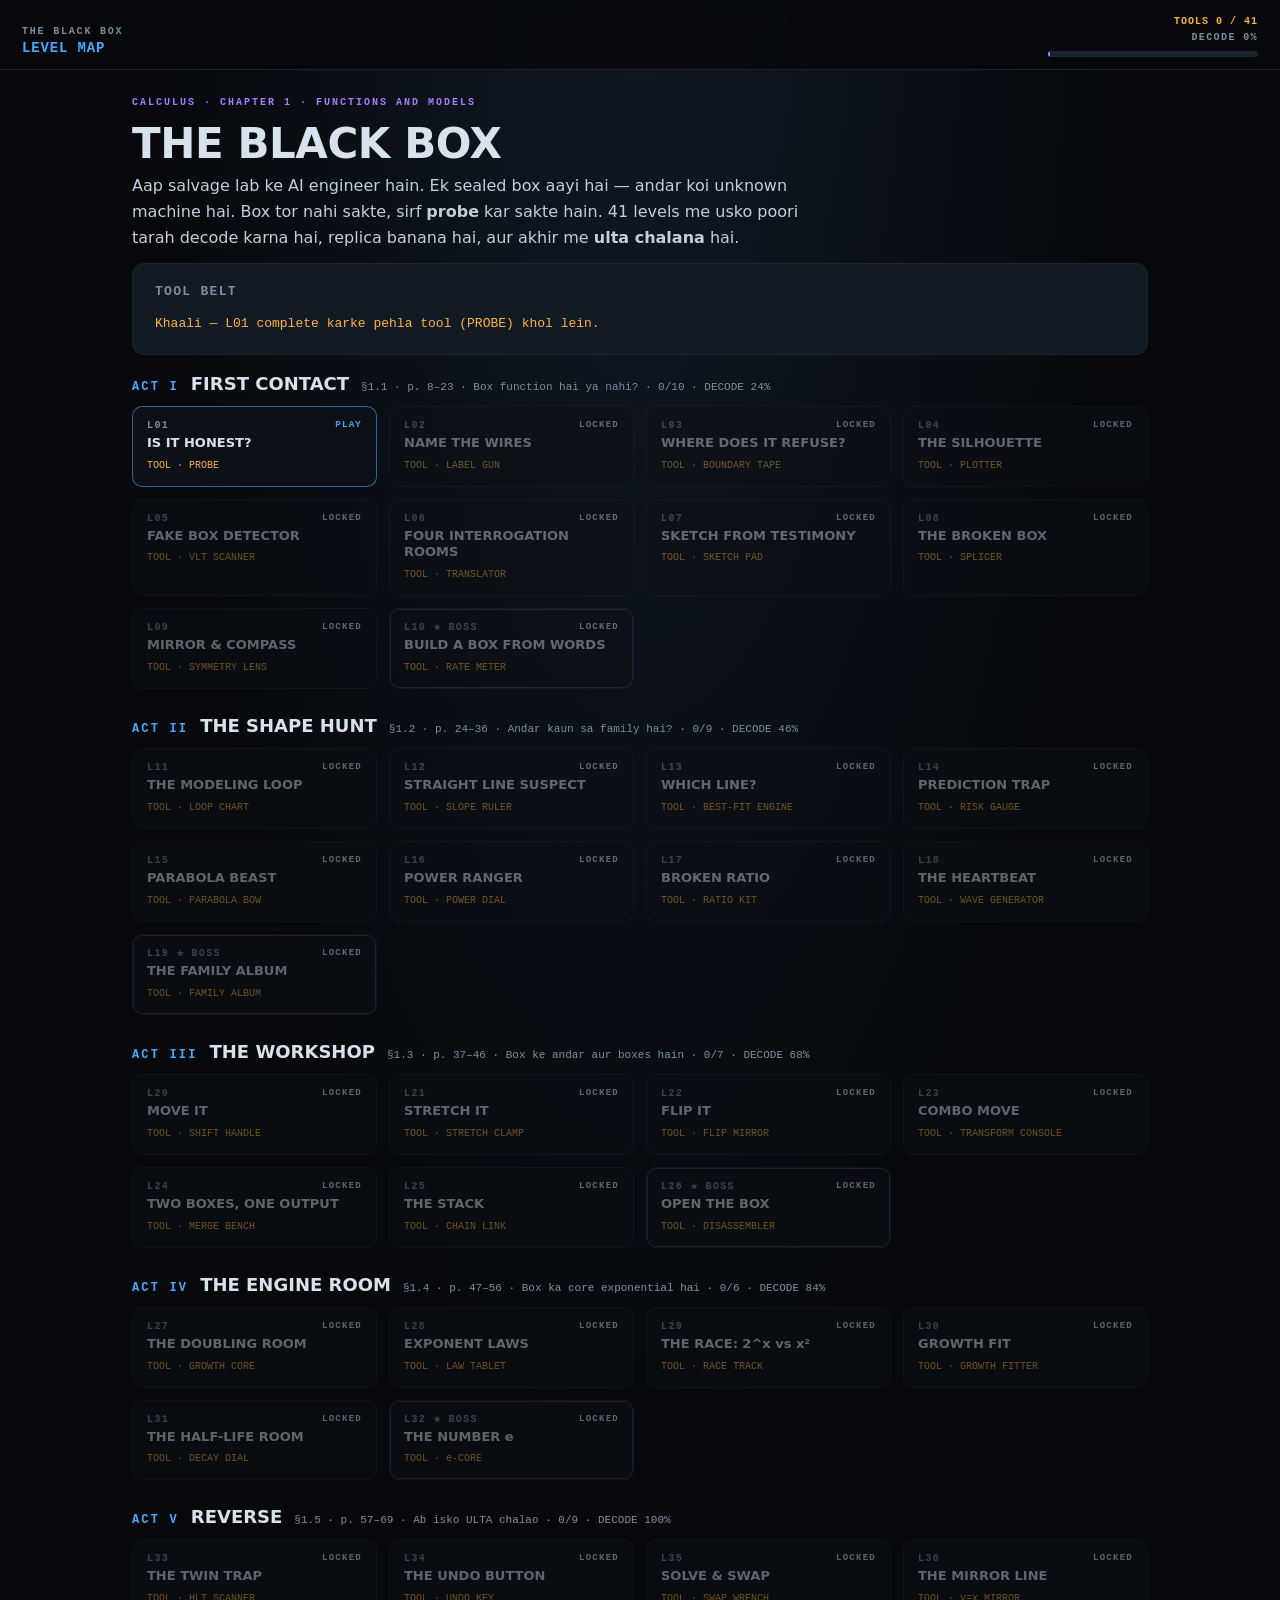
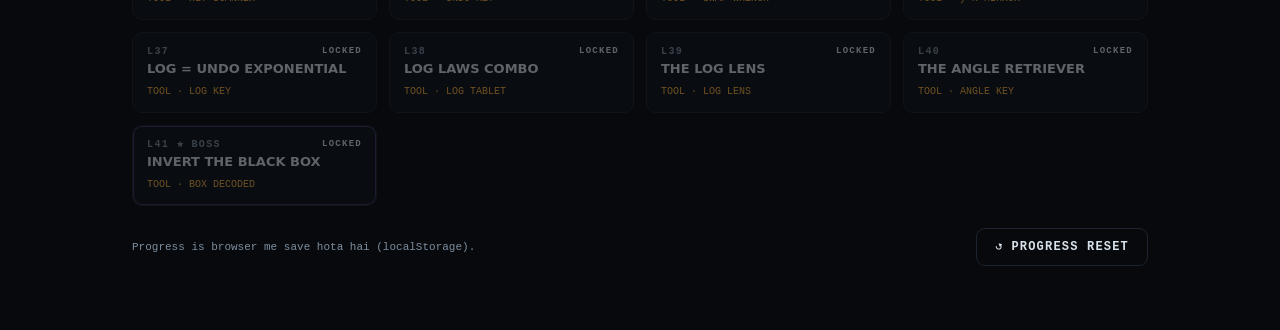
<file: ch01-black-box/index.html>
<!DOCTYPE html>
<html lang="ur">
<head>
<meta charset="utf-8">
<meta name="viewport" content="width=device-width, initial-scale=1">
<title>THE BLACK BOX — Level Map · Chapter 1</title>
<link rel="stylesheet" href="shared/game.css">
</head>
<body>

<div id="hud"></div>

<div class="wrap">
  <div class="eyebrow">Calculus · Chapter 1 · Functions and Models</div>
  <h1>THE BLACK BOX</h1>
  <p style="max-width:70ch">Aap salvage lab ke AI engineer hain. Ek sealed box aayi hai —
     andar koi unknown machine hai. Box tor nahi sakte, sirf <strong>probe</strong> kar sakte hain.
     41 levels me usko poori tarah decode karna hai, replica banana hai, aur akhir me
     <strong>ulta chalana</strong> hai.</p>

  <div class="card card--raised">
    <h3>Tool belt</h3>
    <p id="toolbelt" class="mono" style="font-size:13px;margin:0;color:var(--warn)">—</p>
  </div>

  <div class="acts" id="acts"></div>

  <div class="navrow">
    <span class="dim mono" style="font-size:11px">Progress is browser me save hota hai (localStorage).</span>
    <button class="btn btn--ghost" id="reset">↺ PROGRESS RESET</button>
  </div>
</div>

<script src="shared/game.js"></script>
<script>
'use strict';

BB.mountHud(document.getElementById('hud'), null);

/* ─────────────────────────── tool belt */
var tools = BB.tools();
document.getElementById('toolbelt').textContent =
  tools.length ? tools.join('   ·   ') : 'Khaali — L01 complete karke pehla tool (PROBE) khol lein.';

/* ─────────────────────────── acts + levels */
var actsEl = document.getElementById('acts');

BB.ACTS.forEach(function (act) {
  var wrap = BB.el('section');
  var levels = BB.LEVELS.filter(function (l) { return l.act === act.n; });
  var done = levels.filter(function (l) { return BB.isDone(l.id); }).length;

  wrap.appendChild(BB.el('div', 'act__head',
    '<span class="act__no">ACT ' + act.roman + '</span>' +
    '<span class="act__title">' + act.title + '</span>' +
    '<span class="act__meta">§' + act.section + ' · ' + act.pages +
      ' · ' + act.tagline + ' · ' + done + '/' + levels.length +
      ' · DECODE ' + act.decode + '%</span>'
  ));

  var grid = BB.el('div', 'levels');

  levels.forEach(function (l) {
    var isDone = BB.isDone(l.id);
    var open = BB.isUnlocked(l.id);
    var playable = !!l.built && open;

    var cls = 'lvl' + (l.boss ? ' lvl--boss' : '');
    if (isDone) { cls += ' lvl--done'; }
    else if (playable) { cls += ' lvl--ready'; }
    else { cls += ' lvl--locked'; }

    var state = isDone ? 'DONE' : (playable ? 'PLAY' : (open ? 'SOON' : 'LOCKED'));
    var html =
      '<span class="lvl__state">' + state + '</span>' +
      '<div class="lvl__id">' + l.id + (l.boss ? '  ★ BOSS' : '') + '</div>' +
      '<div class="lvl__name">' + l.title + '</div>' +
      '<div class="lvl__tool">TOOL · ' + l.tool + '</div>';

    var node;
    if (playable) {
      node = BB.el('a', cls, html);
      node.href = l.slug + '/play.html';
    } else {
      node = BB.el('div', cls, html);
      node.title = open ? 'Yeh level abhi banaya nahi gaya' : 'Pichhla level complete karein';
      node.onclick = function () {
        BB.toast(open ? l.id + ' abhi banaya nahi gaya' : 'Pehle ' + prevId(l.id) + ' complete karein');
      };
    }
    grid.appendChild(node);
  });

  wrap.appendChild(grid);
  actsEl.appendChild(wrap);
});

function prevId(id) {
  var i = BB.index(id);
  return i > 0 ? BB.LEVELS[i - 1].id : id;
}

/* ─────────────────────────── reset */
document.getElementById('reset').onclick = function () {
  if (confirm('Poora progress mit jayega. Pakka?')) {
    BB.reset();
    location.reload();
  }
};
</script>
</body>
</html>
</file>
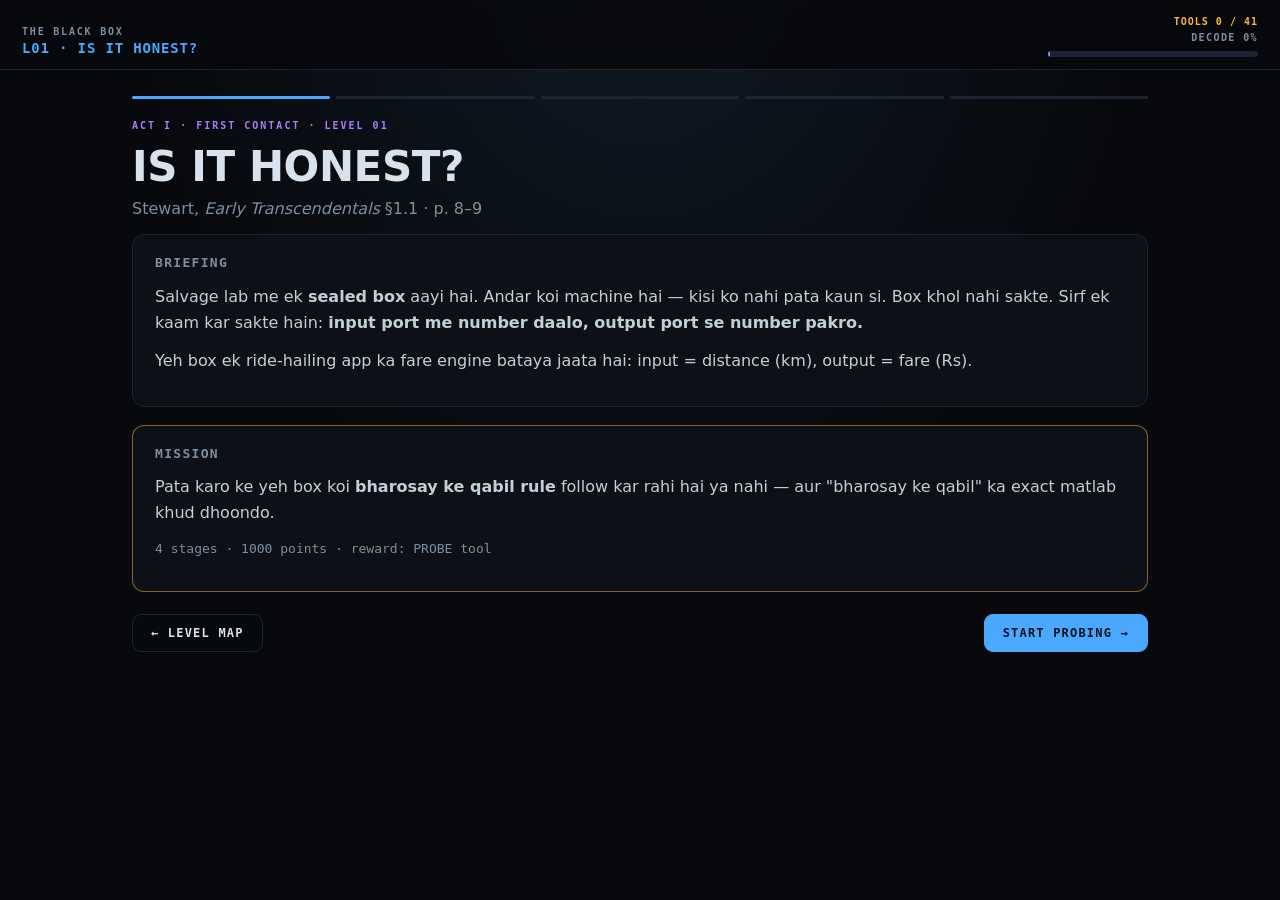
<file: ch01-black-box/L01_is_it_honest/play.html>
<!DOCTYPE html>
<html lang="ur">
<head>
<meta charset="utf-8">
<meta name="viewport" content="width=device-width, initial-scale=1">
<title>L01 · IS IT HONEST? — The Black Box</title>
<link rel="stylesheet" href="../shared/game.css">
</head>
<body>

<div id="hud"></div>

<div class="wrap">
  <div class="steps" id="steps"></div>

  <!-- ══════════════════════════════════════ STAGE 0 — BRIEFING -->
  <section id="s0" class="stage active">
    <div class="eyebrow">Act I · First Contact · Level 01</div>
    <h1>IS IT HONEST?</h1>
    <p class="dim">Stewart, <em>Early Transcendentals</em> §1.1 · p. 8–9</p>

    <div class="card">
      <h3>Briefing</h3>
      <p>Salvage lab me ek <strong>sealed box</strong> aayi hai. Andar koi machine hai —
         kisi ko nahi pata kaun si. Box khol nahi sakte. Sirf ek kaam kar sakte hain:
         <strong>input port me number daalo, output port se number pakro.</strong></p>
      <p>Yeh box ek ride-hailing app ka fare engine bataya jaata hai:
         input = distance (km), output = fare (Rs).</p>
    </div>

    <div class="card card--warn">
      <h3>Mission</h3>
      <p>Pata karo ke yeh box koi <strong>bharosay ke qabil rule</strong> follow kar rahi hai ya nahi —
         aur "bharosay ke qabil" ka exact matlab khud dhoondo.</p>
      <p class="dim mono" style="font-size:13px">4 stages · 1000 points · reward: PROBE tool</p>
    </div>

    <div class="navrow">
      <a class="btn btn--ghost" href="../index.html">← LEVEL MAP</a>
      <button class="btn btn--primary" onclick="go(1)">START PROBING →</button>
    </div>
  </section>

  <!-- ══════════════════════════════════════ STAGE 1 — PROBE -->
  <section id="s1" class="stage">
    <div class="eyebrow">Stage 1 / 4</div>
    <h1>Probe karo</h1>
    <p>Box <strong>A</strong> lab table par hai. Slider se distance chuno aur <em>FIRE</em> dabao.
       Aapka kaam sirf observe karna hai — kya nazar aata hai?</p>

    <div class="grid grid--2">
      <div class="card">
        <h3>Probe rig · BOX A</h3>
        <div class="rig">
          <div class="rig__side">
            <div class="pill pill--in" id="a-in">4.2</div>
            <div class="portlabel">INPUT · km</div>
          </div>
          <div><div class="box" id="a-box">? ? ?</div></div>
          <div class="rig__side">
            <div class="pill pill--empty" id="a-out">—</div>
            <div class="portlabel">OUTPUT · Rs</div>
          </div>
        </div>
        <div style="margin-top:20px">
          <input type="range" id="a-slider" min="0.5" max="20" step="0.1" value="4.2">
          <div class="row" style="margin-top:14px">
            <div class="readout"><span id="a-val">4.2</span> <small>KM</small></div>
            <div class="spacer"></div>
            <button class="btn btn--primary" id="a-fire">FIRE PROBE</button>
          </div>
        </div>
      </div>

      <div class="card">
        <h3>Probe log</h3>
        <table class="log">
          <thead><tr><th>INPUT</th><th>OUTPUT</th><th>STATUS</th></tr></thead>
          <tbody id="a-log"></tbody>
        </table>
        <h3 style="margin-top:22px">Objectives</h3>
        <ul class="obj" id="a-obj">
          <li data-k="shots">5 shots fire karo</li>
          <li data-k="repeat">Ek input <strong>dobara</strong> daalo — kya wahi output aata hai?</li>
        </ul>
        <div class="navrow">
          <span class="score" id="a-score">0 pts</span>
          <button class="btn" id="a-next" disabled onclick="go(2)">NEXT →</button>
        </div>
      </div>
    </div>
  </section>

  <!-- ══════════════════════════════════════ STAGE 2 — THE GLITCH -->
  <section id="s2" class="stage">
    <div class="eyebrow">Stage 2 / 4</div>
    <h1>Doosri box</h1>
    <p>Lab me box <strong>B</strong> aa gayi. Dikhne me bilkul A jaisi hai.
       Wahi kaam karo — aur khaas taur pe <strong>ek input do baar</strong> daal kar dekho.</p>

    <div class="grid grid--2">
      <div class="card">
        <h3>Probe rig · BOX B</h3>
        <div class="rig">
          <div class="rig__side">
            <div class="pill pill--in" id="b-in">4.2</div>
            <div class="portlabel">INPUT · km</div>
          </div>
          <div><div class="box" id="b-box">? ? ?</div></div>
          <div class="rig__side">
            <div class="pill pill--empty" id="b-out">—</div>
            <div class="portlabel">OUTPUT · Rs</div>
          </div>
        </div>
        <div style="margin-top:20px">
          <input type="range" id="b-slider" min="0.5" max="20" step="0.1" value="4.2">
          <div class="row" style="margin-top:14px">
            <div class="readout"><span id="b-val">4.2</span> <small>KM</small></div>
            <div class="spacer"></div>
            <button class="btn btn--primary" id="b-fire">FIRE PROBE</button>
          </div>
        </div>
      </div>

      <div class="card">
        <h3>Probe log</h3>
        <table class="log">
          <thead><tr><th>INPUT</th><th>OUTPUT</th><th>STATUS</th></tr></thead>
          <tbody id="b-log"></tbody>
        </table>
        <h3 style="margin-top:22px">Objectives</h3>
        <ul class="obj" id="b-obj">
          <li data-k="shots">3 shots fire karo</li>
          <li data-k="conflict">Ek hi input pe <strong>do mukhtalif output</strong> pakro</li>
        </ul>
      </div>
    </div>

    <div id="b-glitchwrap"></div>
  </section>

  <!-- ══════════════════════════════════════ STAGE 3 — VERDICT ROUND -->
  <section id="s3" class="stage">
    <div class="eyebrow">Stage 3 / 4</div>
    <h1>Verdict round</h1>
    <p>Lab me 6 boxes ke purane logs pare hain. Har ek pe faisla suno:
       yeh box ek <strong>function</strong> hai ya nahi? <span class="dim">(Yahan asli imtihaan hai —
       do case aise hain jinme log dhoka kha jaate hain.)</span></p>

    <div id="v-wrap"></div>

    <div class="navrow">
      <span class="score" id="v-score">0 / 600 pts</span>
      <button class="btn" id="v-next" disabled onclick="go(4)">NEXT →</button>
    </div>
  </section>

  <!-- ══════════════════════════════════════ STAGE 4 — REPAIR -->
  <section id="s4" class="stage">
    <div class="eyebrow">Stage 4 / 4</div>
    <h1>Box B ko theek karo</h1>
    <p>Engineer ka nota mila: <em>"Box B me do input port hain. Doosra port peechay chhupa hua hai."</em>
       Ab dono ports use karke wahi test dobara chalao.</p>

    <div class="grid grid--2">
      <div class="card">
        <h3>Probe rig · BOX B (repaired)</h3>
        <div class="rig">
          <div class="rig__side">
            <div class="pill pill--in" id="c-in">4.2</div>
            <div class="portlabel">PORT 1 · distance (km)</div>
            <div class="pill pill--warn" id="c-in2" style="margin-top:14px">×1.00</div>
            <div class="portlabel">PORT 2 · surge</div>
          </div>
          <div><div class="box" id="c-box">? ? ?</div></div>
          <div class="rig__side">
            <div class="pill pill--empty" id="c-out">—</div>
            <div class="portlabel">OUTPUT · Rs</div>
          </div>
        </div>
        <div style="margin-top:20px">
          <input type="range" id="c-slider" min="0.5" max="20" step="0.1" value="4.2">
          <div class="row" style="margin-top:14px">
            <div class="readout"><span id="c-val">4.2</span> <small>KM</small></div>
            <select id="c-surge">
              <option value="1">normal ×1.00</option>
              <option value="1.3">rush ×1.30</option>
              <option value="1.85">rain ×1.85</option>
            </select>
            <div class="spacer"></div>
            <button class="btn btn--primary" id="c-fire">FIRE PROBE</button>
          </div>
        </div>
      </div>

      <div class="card">
        <h3>Probe log</h3>
        <table class="log">
          <thead><tr><th>INPUT (d, s)</th><th>OUTPUT</th><th>STATUS</th></tr></thead>
          <tbody id="c-log"></tbody>
        </table>
        <h3 style="margin-top:22px">Objectives</h3>
        <ul class="obj" id="c-obj">
          <li data-k="pair">Ek hi (distance, surge) jorra <strong>do baar</strong> daalo</li>
          <li data-k="vary">Wahi distance, <strong>doosra surge</strong> — output badalta hai?</li>
        </ul>
      </div>
    </div>

    <div id="c-insight"></div>
  </section>

  <!-- ══════════════════════════════════════ STAGE 5 — COMPLETE -->
  <section id="s5" class="stage">
    <div class="eyebrow">Level complete</div>
    <h1>Box A honest thi. Box B ka input adhoora tha.</h1>

    <div class="card card--ok">
      <h3>Aapne khud dhoonda</h3>
      <ul class="obj">
        <li class="done">Function = rule jo har input ko <strong>exactly one</strong> output deta hai</li>
        <li class="done">Ek input → do output = function <strong>nahi</strong></li>
        <li class="done">Do input → ek output = function <strong>hai</strong> (yeh bilkul jaiz hai)</li>
        <li class="done">Kuch inputs reject hona = domain chhoti hai, rule galat nahi</li>
        <li class="done">Adhoora input mile to honest rule bhi random lagta hai</li>
      </ul>
    </div>

    <div class="tool" style="margin-bottom:18px">
      <div class="tool__label">TOOL UNLOCKED</div>
      <div class="tool__name">PROBE</div>
      <p class="dim" style="margin:0">Box par input fire karke output log karna.
         Aage lagta hai: <strong>L03</strong> (domain), <strong>L04</strong> (graph),
         <strong>L13</strong> (best fit).</p>
    </div>

    <div class="card">
      <h3>Final score</h3>
      <p class="readout" id="final-score">0 / 1000</p>
      <p class="dim mono" style="font-size:13px" id="final-decode">DECODE 0%</p>
    </div>

    <div class="card card--raised">
      <h3>Ab yeh karein</h3>
      <p><strong>1.</strong> Cinematic dekhein — Colab me
         <code class="mono">L01Cinematic</code> render karein
         (<code class="mono">BLACKBOX_COLAB.ipynb</code>).</p>
      <p><strong>2.</strong> <a href="notes.md">notes.md</a> kholein — Stewart p. 8–9 ka walkthrough
         aur 5 practice problems (solutions ke saath).</p>
      <p><strong>3.</strong> Phir <strong>L02 · NAME THE WIRES</strong> —
         machine diagram, arrow diagram aur <code class="mono">f(x)</code> notation.</p>
    </div>

    <div class="navrow">
      <button class="btn btn--ghost" onclick="location.reload()">↻ REPLAY</button>
      <a class="btn btn--primary" href="../index.html">LEVEL MAP →</a>
    </div>
  </section>
</div>

<script src="../shared/game.js"></script>
<script>
/* ════════════════════════════════════════════════════════════════
   L01 — IS IT HONEST?
   Box A: deterministic. Box B: same input pe surge badal deti hai.
   ════════════════════════════════════════════════════════════════ */
'use strict';

var LEVEL = 'L01';
var MAX_SCORE = 1000;
var score = 0;
var stage = 0;

BB.mountHud(document.getElementById('hud'), LEVEL);

function go(n) {
  stage = n;
  BB.steps(document.getElementById('steps'), 5, Math.min(n, 4));
  BB.stage('s' + n);
  if (n === 3) { renderCase(0); }
  if (n === 5) { finish(); }
}
BB.steps(document.getElementById('steps'), 5, 0);

/* ─────────────────────────────────────── rule (khilaari ko nahi dikhta) */
function fare(d, surge) {
  return Math.round((80 + 70 * d) * (surge || 1) / 5) * 5;
}

/* ─────────────────────────────────────── chhote helpers */
function pulse(el) {
  el.classList.remove('box--pulse');
  void el.offsetWidth;
  el.classList.add('box--pulse');
}

function addRow(tbodyId, cells, klass) {
  var tr = document.createElement('tr');
  if (klass) { tr.className = klass; }
  tr.classList.add('new');
  cells.forEach(function (c) {
    var td = document.createElement('td');
    td.innerHTML = c[0];
    if (c[1]) { td.className = c[1]; }
    tr.appendChild(td);
  });
  document.getElementById(tbodyId).appendChild(tr);
  return tr;
}

function tick(objId, key) {
  var li = document.querySelector('#' + objId + ' li[data-k="' + key + '"]');
  if (li && !li.classList.contains('done')) { li.classList.add('done'); return true; }
  return false;
}

function allDone(objId) {
  var lis = document.querySelectorAll('#' + objId + ' li');
  for (var i = 0; i < lis.length; i++) { if (!lis[i].classList.contains('done')) { return false; } }
  return true;
}

function award(pts, msg) {
  score += pts;
  BB.toast('+' + pts + ' pts · ' + msg);
  var s = document.getElementById('a-score');
  if (s) { s.textContent = score + ' pts'; }
}

function setOut(pillId, text, klass) {
  var p = document.getElementById(pillId);
  p.textContent = text;
  p.className = 'pill ' + (klass || 'pill--ok');
}

/* ═══════════════════════════════════ STAGE 1 — BOX A (honest) */
(function stage1() {
  var slider = document.getElementById('a-slider');
  var seen = {};           // input -> output
  var shots = 0;

  slider.oninput = function () {
    document.getElementById('a-val').textContent = (+slider.value).toFixed(1);
    document.getElementById('a-in').textContent = (+slider.value).toFixed(1);
  };

  document.getElementById('a-fire').onclick = function () {
    var d = (+slider.value).toFixed(1);
    var out = fare(+d, 1);
    var box = document.getElementById('a-box');

    pulse(box);
    setOut('a-out', out, 'pill--ok');
    shots++;

    var repeat = seen.hasOwnProperty(d);
    addRow('a-log',
      [[d], [out, repeat ? 'ok' : ''], [repeat ? 'same as before' : 'logged', repeat ? 'ok' : 'dim']],
      null);
    seen[d] = out;

    if (repeat) {
      box.classList.add('box--good');
      box.textContent = 'CONSISTENT';
      if (tick('a-obj', 'repeat')) { award(50, 'repeat test clear'); }
    }
    if (shots >= 5 && tick('a-obj', 'shots')) { award(50, '5 shots complete'); }

    if (allDone('a-obj')) {
      document.getElementById('a-next').disabled = false;
      document.getElementById('a-next').classList.add('btn--primary');
    }
  };
})();

/* ═══════════════════════════════════ STAGE 2 — BOX B (glitchy) */
(function stage2() {
  var slider = document.getElementById('b-slider');
  var SURGES = [1, 1.3, 1.85];
  var seen = {};           // input -> [outputs]
  var shots = 0;
  var resolved = false;

  slider.oninput = function () {
    document.getElementById('b-val').textContent = (+slider.value).toFixed(1);
    document.getElementById('b-in').textContent = (+slider.value).toFixed(1);
  };

  document.getElementById('b-fire').onclick = function () {
    if (resolved) { return; }
    var d = (+slider.value).toFixed(1);
    var box = document.getElementById('b-box');
    var prev = seen[d];

    /* Design faisla: pehle repeat par surge zaroor badalti hai — taake khilaari
       ko conflict "luck" se na dhoondhna pare. Sabaq guaranteed milta hai. */
    var surge;
    if (prev) {
      var options = SURGES.filter(function (s) { return fare(+d, s) !== prev[prev.length - 1]; });
      if (!options.length) { options = SURGES; }
      surge = options[Math.floor(Math.random() * options.length)];
    } else {
      surge = SURGES[Math.floor(Math.random() * SURGES.length)];
    }

    var out = fare(+d, surge);
    pulse(box);
    shots++;

    var conflict = prev && prev.indexOf(out) < 0;
    setOut('b-out', out, conflict ? 'pill--bad' : 'pill--ok');
    var row = addRow('b-log',
      [[d], [out, conflict ? 'bad' : ''], [conflict ? 'CONFLICT' : 'logged', conflict ? 'bad' : 'dim']],
      conflict ? 'hit' : null);

    seen[d] = (prev || []).concat([out]);
    if (shots >= 3) { tick('b-obj', 'shots'); }

    if (conflict) {
      resolved = true;
      box.classList.add('box--bad');
      box.textContent = 'GLITCH';
      tick('b-obj', 'conflict');
      row.scrollIntoView({ block: 'center', behavior: 'smooth' });
      showGlitch(d, prev[0], out);
    }
  };

  function showGlitch(d, o1, o2) {
    var wrap = document.getElementById('b-glitchwrap');
    wrap.innerHTML =
      '<div class="banner">' +
        '<div class="banner__chip">GLITCH</div>' +
        '<p style="margin:0 0 6px">Ek hi input <strong class="mono">' + d + '</strong> — do mukhtalif output: ' +
        '<strong class="mono">' + o1 + '</strong> aur <strong class="mono">' + o2 + '</strong>.</p>' +
        '<p style="margin:0" class="dim">To sawaal yeh hai: kya is box ko "rule" kehna bhi jaiz hai?</p>' +
      '</div>' +
      '<div class="card">' +
        '<h3>Aapka faisla</h3>' +
        '<div class="row">' +
          '<button class="btn btn--ok" id="g-yes">FUNCTION HAI</button>' +
          '<button class="btn btn--bad" id="g-no">FUNCTION NAHI</button>' +
        '</div>' +
        '<div id="g-fb"></div>' +
      '</div>';

    document.getElementById('g-yes').onclick = function () { judge(false); };
    document.getElementById('g-no').onclick = function () { judge(true); };
  }

  function judge(correct) {
    document.getElementById('g-yes').disabled = true;
    document.getElementById('g-no').disabled = true;
    if (correct) { award(150, 'sahi faisla'); }

    document.getElementById('g-fb').innerHTML =
      '<div class="banner ' + (correct ? 'banner--ok' : 'banner--warn') + '" style="margin-top:16px">' +
        '<div class="banner__chip">' + (correct ? 'CORRECT · +150' : 'CLOSE · 0 pts') + '</div>' +
        '<p style="margin:0 0 8px">Box B <strong>function nahi hai</strong> — kam az kam distance ke ' +
        'lihaz se nahi. Function ki shart hi yeh hai:</p>' +
        '<p class="mono" style="margin:0 0 8px;color:var(--warn)">har input ke liye EXACTLY ONE output</p>' +
        '<p style="margin:0" class="dim">Stewart, p. 8: <em>"A function f is a rule that assigns to each ' +
        'element x in a set D <strong>exactly one</strong> element f(x) in a set E."</em></p>' +
      '</div>' +
      '<div class="navrow"><span></span>' +
        '<button class="btn btn--primary" onclick="go(3)">VERDICT ROUND →</button></div>';
  }
})();

/* ═══════════════════════════════════ STAGE 3 — VERDICT ROUND */
var CASES = [
  {
    name: 'BOX-07 · metro fare',
    rows: [['2', '200'], ['5', '410'], ['2', '200'], ['9', '710']],
    fn: true,
    why: 'Repeat input <span class="mono">2</span> pe dono baar <span class="mono">200</span>. ' +
         'Koi conflict nahi — yeh function hai.'
  },
  {
    name: 'BOX-12 · surge engine',
    rows: [['3', '290'], ['3', '377'], ['6', '500']],
    fn: false,
    why: 'Input <span class="mono">3</span> pe do output (<span class="mono">290</span> aur ' +
         '<span class="mono">377</span>). Ek input, do jawab — function nahi.'
  },
  {
    name: 'BOX-19 · flat zone pricing',
    rows: [['2', '300'], ['4', '300'], ['7', '300'], ['11', '650']],
    fn: true,
    why: '<strong>Trap case.</strong> Teen mukhtalif inputs ka ek hi output — yeh bilkul jaiz hai. ' +
         'Definition kehti hai "each x has exactly one f(x)", yeh nahi kehti ke "har f(x) ka apna x ho". ' +
         '(Woh ulta sawaal <strong>L33 — one-to-one</strong> me aayega, jahan inverse banana hoga.)'
  },
  {
    name: 'BOX-23 · strict validator',
    rows: [['4', '360'], ['-4', 'ERROR'], ['0', 'ERROR'], ['4', '360']],
    fn: true,
    why: '<strong>Trap case.</strong> Box kuch inputs reject karti hai — yeh <em>domain</em> chhoti hone ki ' +
         'baat hai, rule ki bud-diyanati nahi. Jo inputs qubool hue, un pe rule 100% consistent hai. ' +
         '(Domain ki poori kahani <strong>L03 — WHERE DOES IT REFUSE?</strong> me.)'
  },
  {
    name: 'BOX-31 · dice engine',
    rows: [['5', '412'], ['5', '388'], ['5', '455']],
    fn: false,
    why: 'Ek hi input <span class="mono">5</span>, teen mukhtalif output. Yeh random generator hai. ' +
         'Isi liye ML me <span class="mono">seed</span> fix karte hain.'
  },
  {
    name: 'BOX-44 · flat rate',
    rows: [['1', '250'], ['6', '250'], ['14', '250'], ['6', '250']],
    fn: true,
    why: 'Constant function bhi function hai — har input ka exactly ek output ' +
         '(<span class="mono">250</span>). Graph ek horizontal line.'
  }
];

var vIndex = 0, vScore = 0;

function renderCase(i) {
  vIndex = i;
  var c = CASES[i];
  var rows = c.rows.map(function (r) {
    return '<tr><td class="mono">' + r[0] + '</td><td class="mono">' + r[1] +
           '</td><td class="dim">logged</td></tr>';
  }).join('');

  document.getElementById('v-wrap').innerHTML =
    '<div class="card">' +
      '<h3>Case ' + (i + 1) + ' / ' + CASES.length + '</h3>' +
      '<h2 class="mono" style="color:var(--box)">' + c.name + '</h2>' +
      '<table class="log" style="max-width:380px">' +
        '<thead><tr><th>INPUT</th><th>OUTPUT</th><th>STATUS</th></tr></thead>' +
        '<tbody>' + rows + '</tbody></table>' +
      '<div class="row" style="margin-top:20px">' +
        '<button class="btn btn--ok" id="v-yes">FUNCTION HAI</button>' +
        '<button class="btn btn--bad" id="v-no">FUNCTION NAHI</button>' +
      '</div>' +
      '<div id="v-fb"></div>' +
    '</div>';

  document.getElementById('v-yes').onclick = function () { answer(true); };
  document.getElementById('v-no').onclick = function () { answer(false); };
}

function answer(said) {
  var c = CASES[vIndex];
  var right = (said === c.fn);
  document.getElementById('v-yes').disabled = true;
  document.getElementById('v-no').disabled = true;
  if (right) { vScore += 100; score += 100; }

  document.getElementById('v-score').textContent = vScore + ' / 600 pts';
  var last = (vIndex === CASES.length - 1);

  document.getElementById('v-fb').innerHTML =
    '<div class="banner ' + (right ? 'banner--ok' : 'banner--warn') + '" style="margin-top:18px">' +
      '<div class="banner__chip">' + (right ? 'CORRECT · +100' : 'NOPE — yeh hint hai') + '</div>' +
      '<p style="margin:0 0 8px">Sahi jawab: <strong>' + (c.fn ? 'FUNCTION HAI' : 'FUNCTION NAHI') +
      '</strong></p><p style="margin:0">' + c.why + '</p>' +
    '</div>' +
    '<div class="navrow"><span></span><button class="btn btn--primary" id="v-go">' +
      (last ? 'STAGE 4 →' : 'NEXT CASE →') + '</button></div>';

  document.getElementById('v-go').onclick = function () {
    if (last) {
      document.getElementById('v-next').disabled = false;
      go(4);
    } else {
      renderCase(vIndex + 1);
    }
  };
}

/* ═══════════════════════════════════ STAGE 4 — REPAIR */
(function stage4() {
  var slider = document.getElementById('c-slider');
  var sel = document.getElementById('c-surge');
  var seen = {};           // "d|s" -> output
  var byDist = {};         // d -> {s: out}

  function sync() {
    document.getElementById('c-val').textContent = (+slider.value).toFixed(1);
    document.getElementById('c-in').textContent = (+slider.value).toFixed(1);
    document.getElementById('c-in2').textContent = '×' + (+sel.value).toFixed(2);
  }
  slider.oninput = sync;
  sel.onchange = sync;

  document.getElementById('c-fire').onclick = function () {
    var d = (+slider.value).toFixed(1);
    var s = +sel.value;
    var key = d + '|' + s;
    var out = fare(+d, s);
    var box = document.getElementById('c-box');

    pulse(box);
    setOut('c-out', out, 'pill--ok');

    var repeat = seen.hasOwnProperty(key);
    addRow('c-log',
      [['(' + d + ', ' + s.toFixed(2) + ')'], [out, repeat ? 'ok' : ''],
       [repeat ? 'same as before' : 'logged', repeat ? 'ok' : 'dim']],
      null);
    seen[key] = out;

    byDist[d] = byDist[d] || {};
    byDist[d][s] = out;

    if (repeat) {
      box.classList.add('box--good');
      box.textContent = 'CONSISTENT';
      if (tick('c-obj', 'pair')) { award(75, 'jorra consistent nikla'); }
    }
    if (Object.keys(byDist[d]).length >= 2 && tick('c-obj', 'vary')) {
      award(75, 'chhupa hua input pakra gaya');
    }
    if (allDone('c-obj')) { insight(); }
  };

  function insight() {
    if (document.getElementById('c-done')) { return; }
    var box = document.getElementById('c-box');
    box.classList.add('box--good');
    box.textContent = 'fare = (80+70d)·s';

    document.getElementById('c-insight').innerHTML =
      '<div class="banner banner--ok" id="c-done">' +
        '<div class="banner__chip">DECODED</div>' +
        '<p style="margin:0 0 8px">Box B <strong>jhooti nahi thi</strong> — hamara input adhoora tha. ' +
        'Ek chhupa hua surge port bhi chal raha tha.</p>' +
        '<p class="mono" style="margin:0 0 8px;color:var(--ok)">fare = (80 + 70·d) × s</p>' +
        '<p style="margin:0" class="dim">Yani <strong>fare</strong>, sirf <strong>distance</strong> ka ' +
        'function nahi hai — <strong>(distance, surge)</strong> ka function hai. ' +
        'Jab bhi koi rule "random" lage, pehla shak yeh karein: koi input chhoot raha hai.</p>' +
      '</div>' +
      '<div class="navrow"><span></span>' +
        '<button class="btn btn--primary" onclick="go(5)">FINISH LEVEL →</button></div>';
  }
})();

/* ═══════════════════════════════════ FINISH */
function finish() {
  var pct = BB.complete(LEVEL, score, MAX_SCORE);
  BB.refreshHud(LEVEL);
  document.getElementById('final-score').textContent = score + ' / ' + MAX_SCORE;
  var doneInAct1 = BB.LEVELS.filter(function (l) { return l.act === 1 && BB.isDone(l.id); }).length;
  document.getElementById('final-decode').textContent =
    'DECODE ' + Math.round(pct) + '%   ·   TOOLS ' + BB.tools().length + ' / ' + BB.LEVELS.length +
    '   ·   ACT I: ' + doneInAct1 + ' / 10';
  BB.toast('PROBE unlocked · DECODE ' + Math.round(pct) + '%', 3600);
}
</script>
</body>
</html>
</file>
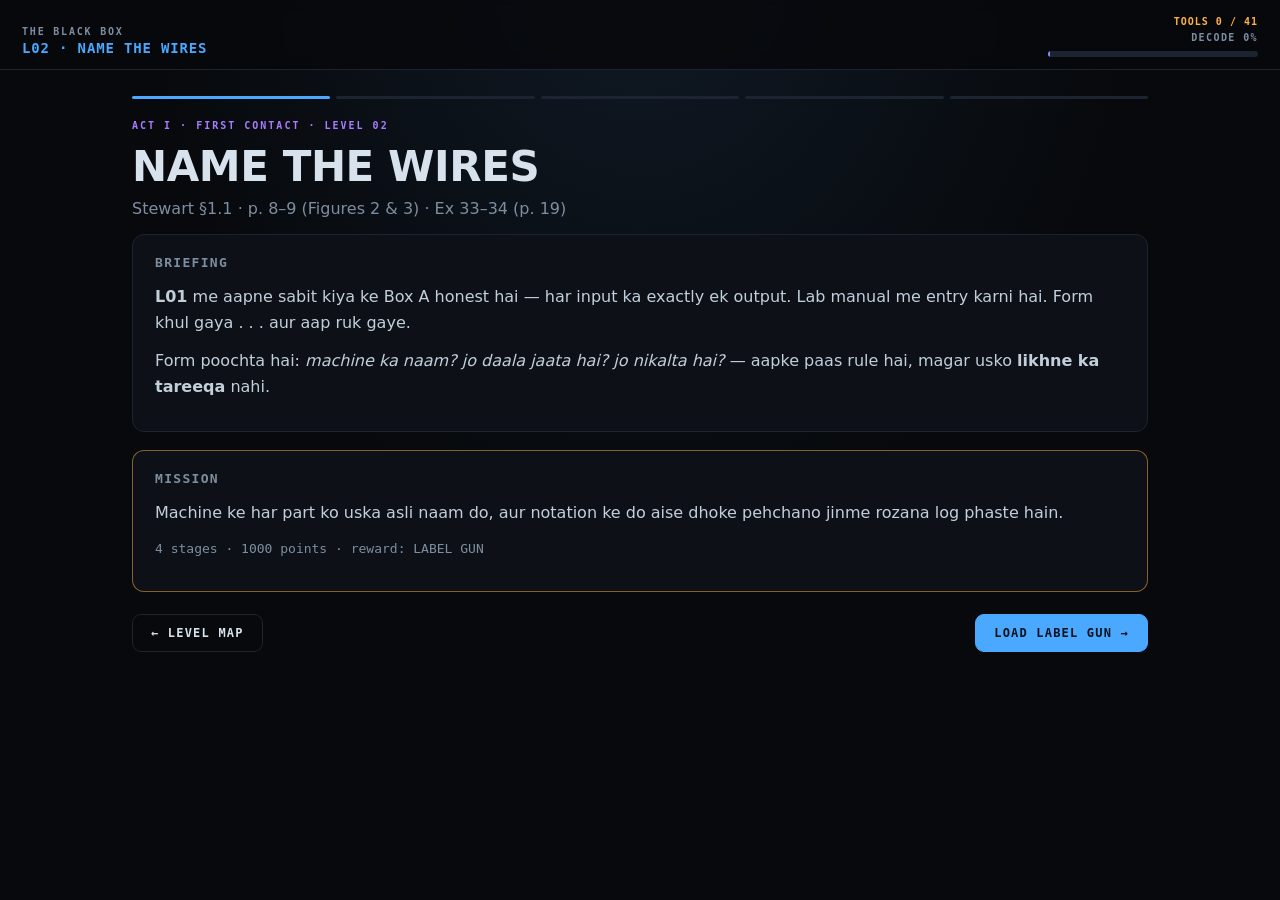
<file: ch01-black-box/L02_name_the_wires/play.html>
<!DOCTYPE html>
<html lang="ur">
<head>
<meta charset="utf-8">
<meta name="viewport" content="width=device-width, initial-scale=1">
<title>L02 · NAME THE WIRES — The Black Box</title>
<link rel="stylesheet" href="../shared/game.css">
</head>
<body>

<div id="hud"></div>

<div class="wrap">
  <div class="steps" id="steps"></div>

  <!-- ══════════════════════════════════════ STAGE 0 — BRIEFING -->
  <section id="s0" class="stage active">
    <div class="eyebrow">Act I · First Contact · Level 02</div>
    <h1>NAME THE WIRES</h1>
    <p class="dim">Stewart §1.1 · p. 8–9 (Figures 2 &amp; 3) · Ex 33–34 (p. 19)</p>

    <div class="card">
      <h3>Briefing</h3>
      <p><strong>L01</strong> me aapne sabit kiya ke Box A honest hai — har input ka
         exactly ek output. Lab manual me entry karni hai. Form khul gaya . . . aur
         aap ruk gaye.</p>
      <p>Form poochta hai: <em>machine ka naam?</em> <em>jo daala jaata hai?</em>
         <em>jo nikalta hai?</em> — aapke paas rule hai, magar usko <strong>likhne ka
         tareeqa</strong> nahi.</p>
    </div>

    <div class="card card--warn">
      <h3>Mission</h3>
      <p>Machine ke har part ko uska asli naam do, aur notation ke do aise dhoke
         pehchano jinme rozana log phaste hain.</p>
      <p class="dim mono" style="font-size:13px">4 stages · 1000 points · reward: LABEL GUN</p>
    </div>

    <div class="navrow">
      <a class="btn btn--ghost" href="../index.html">← LEVEL MAP</a>
      <button class="btn btn--primary" onclick="go(1)">LOAD LABEL GUN →</button>
    </div>
  </section>

  <!-- ══════════════════════════════════════ STAGE 1 — WIRE UP -->
  <section id="s1" class="stage">
    <div class="eyebrow">Stage 1 / 4 · 200 pts</div>
    <h1>Wire up</h1>
    <p>Neeche machine diagram hai. Label chun kar us slot par click karo jahan woh
       lagti hai. <span class="dim">Do labels ghalat hain — woh kahin nahi lagengi.</span></p>

    <div class="card">
      <div class="rig">
        <div class="rig__side">
          <div class="pill pill--in">x</div>
        </div>
        <div><div class="box" id="m-box">f</div></div>
        <div class="rig__side">
          <div class="pill pill--ok">f(x)</div>
        </div>
      </div>

      <div class="slotrow">
        <div class="slotcol"><div class="slot" data-want="INPUT">?</div></div>
        <div class="slotcol"><div class="slot" data-want="RULE">?</div></div>
        <div class="slotcol"><div class="slot" data-want="OUTPUT">?</div></div>
      </div>

      <div class="bank" id="bank">
        <button class="chip" data-id="OUTPUT">OUTPUT · f(x)</button>
        <button class="chip" data-id="GRAPH">GRAPH</button>
        <button class="chip" data-id="INPUT">INPUT · x</button>
        <button class="chip" data-id="SLOPE">SLOPE</button>
        <button class="chip" data-id="RULE">RULE · f</button>
      </div>

      <div id="m-done"></div>
    </div>
  </section>

  <!-- ══════════════════════════════════════ STAGE 2 — f vs f(x) -->
  <section id="s2" class="stage">
    <div class="eyebrow">Stage 2 / 4 · 200 pts</div>
    <h1>f aur f(x) — ek jaisa nahi</h1>
    <p>Paanch tez sawaal. Yehi farq poore chapter me chalta rahega.</p>
    <div id="q2"></div>
  </section>

  <!-- ══════════════════════════════════════ STAGE 3 — NOTATION TRAPS -->
  <section id="s3" class="stage">
    <div class="eyebrow">Stage 3 / 4 · 400 pts</div>
    <h1>Notation traps</h1>
    <p>Ab asli imtihaan. Poore stage me ek hi machine chalti hai:</p>
    <p class="qgiven" style="font-size:16px">f(x) = 3x² − x + 2</p>
    <p class="dim">Yeh Stewart ka <strong>Ex 1.1.33</strong> hai (p. 19) — book se bilkul same.</p>
    <div id="q3"></div>
  </section>

  <!-- ══════════════════════════════════════ STAGE 4 — FIELD TEST -->
  <section id="s4" class="stage">
    <div class="eyebrow">Stage 4 / 4 · 200 pts</div>
    <h1>Label gun · field test</h1>
    <p>Chaar asli situations. Har ek ko <span class="mono">output = f(input)</span>
       me likho.</p>
    <div id="q4"></div>
  </section>

  <!-- ══════════════════════════════════════ STAGE 5 — COMPLETE -->
  <section id="s5" class="stage">
    <div class="eyebrow">Level complete</div>
    <h1>Ab aap machine ko likh sakte hain.</h1>

    <div class="card card--ok">
      <h3>Aapne pakka kiya</h3>
      <ul class="obj">
        <li class="done"><strong>f</strong> = machine ka naam (ek rule)</li>
        <li class="done"><strong>f(x)</strong> = us machine ka output — ek number</li>
        <li class="done"><strong>independent</strong> variable = jo hum chunte hain</li>
        <li class="done"><strong>dependent</strong> variable = jo khud tay ho jaata hai</li>
        <li class="done">bracket ke <strong>andar</strong> = input par asar &nbsp;·&nbsp;
            bracket ke <strong>bahar</strong> = output par asar</li>
        <li class="done">f(2a) ≠ 2f(a) &nbsp;aur&nbsp; f(a²) ≠ [f(a)]²</li>
      </ul>
    </div>

    <div class="tool" style="margin-bottom:18px">
      <div class="tool__label">TOOL UNLOCKED</div>
      <div class="tool__name">LABEL GUN</div>
      <p class="dim" style="margin:0">Kisi bhi situation ko <span class="mono">output = f(input)</span>
         me likhna. Aage lagta hai: <strong>L10</strong> (word problem se function banana),
         <strong>L25</strong> (composition).</p>
    </div>

    <div class="card">
      <h3>Final score</h3>
      <p class="readout" id="final-score">0 / 1000</p>
      <p class="dim mono" style="font-size:13px" id="final-decode">DECODE 0%</p>
    </div>

    <div class="card card--raised">
      <h3>Ab yeh karein</h3>
      <p><strong>1.</strong> Colab me <code class="mono">L02Cinematic</code> render karein —
         `f(a+h)` ka beat khaas dekhein, woh <strong>L10</strong> ka darwaza hai.</p>
      <p><strong>2.</strong> <a href="notes.md">notes.md</a> → Stewart Ex 1.1.33 aur 34 ke
         pure solutions, aur `f` vs `f(x)` ka reference table.</p>
      <p><strong>3.</strong> Phir <strong>L03 · WHERE DOES IT REFUSE?</strong> —
         box har number qubool nahi karti. Domain aur range.</p>
    </div>

    <div class="navrow">
      <button class="btn btn--ghost" onclick="location.reload()">↻ REPLAY</button>
      <a class="btn btn--primary" href="../index.html">LEVEL MAP →</a>
    </div>
  </section>
</div>

<script src="../shared/game.js"></script>
<script>
/* ════════════════════════════════════════════════════════════════
   L02 — NAME THE WIRES
   Stage 1 wire-up · Stage 2 f vs f(x) · Stage 3 notation traps · Stage 4 field test
   ════════════════════════════════════════════════════════════════ */
'use strict';

var LEVEL = 'L02';
var MAX_SCORE = 1000;
var score = 0;

BB.mountHud(document.getElementById('hud'), LEVEL);
BB.steps(document.getElementById('steps'), 5, 0);

function go(n) {
  BB.steps(document.getElementById('steps'), 5, Math.min(n, 4));
  BB.stage('s' + n);
  if (n === 5) { finish(); }
}

function award(pts, msg) {
  score += pts;
  BB.toast('+' + pts + ' pts · ' + msg);
}

/* Quiz engine shared hai: BB.quiz() in shared/game.js */

/* ════════════════════════════════════════ STAGE 1 — WIRE UP */
(function stage1() {
  var held = null;
  var placed = 0;

  document.querySelectorAll('#bank .chip').forEach(function (chip) {
    chip.onclick = function () {
      document.querySelectorAll('#bank .chip').forEach(function (c) { c.classList.remove('held'); });
      if (held === chip) { held = null; return; }
      held = chip;
      chip.classList.add('held');
      document.querySelectorAll('.slot:not(.filled)').forEach(function (s) { s.classList.add('hot'); });
    };
  });

  document.querySelectorAll('.slot').forEach(function (slot) {
    slot.onclick = function () {
      if (slot.classList.contains('filled')) { return; }
      if (!held) { BB.toast('Pehle neeche se ek label chunein'); return; }

      if (held.dataset.id === slot.dataset.want) {
        slot.textContent = held.textContent;
        slot.classList.remove('hot');
        slot.classList.add('filled');
        held.classList.add('used');
        held = null;
        placed++;
        award(50, 'wire label ho gayi');
        document.querySelectorAll('.slot').forEach(function (s) { s.classList.remove('hot'); });
        if (placed === 3) { done(); }
      } else {
        slot.classList.add('wrong');
        setTimeout(function () { slot.classList.remove('wrong'); }, 400);
        BB.toast(hint(held.dataset.id));
      }
    };
  });

  function hint(id) {
    if (id === 'GRAPH') { return 'GRAPH ek doosra naqsha hai — machine ka part nahi (L04 me aayega)'; }
    if (id === 'SLOPE') { return 'SLOPE line ki dhaal hai — L12 ka tool, yahan nahi'; }
    return 'Us jagah yeh label nahi lagti — dobara sochein';
  }

  function done() {
    award(50, 'diagram mukammal');
    document.getElementById('m-box').classList.add('box--good');
    document.getElementById('m-done').innerHTML =
      '<div class="banner banner--ok" style="margin-top:20px">' +
        '<div class="banner__chip">FIGURE 2 · COMPLETE</div>' +
        '<p style="margin:0 0 8px">Yehi Stewart ka <strong>machine diagram</strong> hai (p. 9).' +
        ' Poori baat ek line me:</p>' +
        '<p class="mono" style="margin:0;color:var(--ok);font-size:16px">output = f(input)</p>' +
      '</div>' +
      '<div class="navrow"><span></span>' +
        '<button class="btn btn--primary" onclick="go(2)">NEXT STAGE →</button></div>';
  }
})();

/* ════════════════════════════════════════ STAGE 2 — f vs f(x) */
var Q2 = [
  {
    prompt: '<span class="mono">f</span> kya hai?',
    options: [
      { t: 'ek number' },
      { t: 'machine / rule ka NAAM', ok: true },
      { t: 'graph ka naam' }
    ],
    why: '<b>f</b> rule ka naam hai — machine khud. Python me socho: <b>f</b> function object hai, ' +
         'na ke uska nateeja.'
  },
  {
    prompt: '<span class="mono">f(x)</span> kya hai?',
    options: [
      { t: 'f ko x se multiply karna' },
      { t: 'us machine ka OUTPUT, x par', ok: true },
      { t: 'f ki domain' }
    ],
    why: '<b>f(x)</b> ek <b>value</b> hai — machine ne x par jo output diya. ' +
         'Yeh multiplication nahi hai; brackets "is input par chala" ka matlab dete hain.'
  },
  {
    prompt: 'Kisi ne likha: <span class="mono">f = 3x² − x + 2</span>. Faisla?',
    options: [
      { t: 'bilkul theek hai' },
      { t: 'sust likhai — sahi tareeqa f(x) = 3x² − x + 2 hai', ok: true },
      { t: 'galat hai, aisa likha hi nahi ja sakta' }
    ],
    why: 'Baayen taraf <b>f</b> (naam) hai aur daayen taraf ek <b>output expression</b>. ' +
         'Dono barabar likhna sust hai. <b>f(x) = 3x² − x + 2</b> likhein — tab dono taraf output hai.'
  },
  {
    prompt: '<span class="mono">A = f(r) = πr²</span> — independent variable kaun hai?',
    options: [
      { t: 'r', ok: true },
      { t: 'A' },
      { t: 'π' }
    ],
    why: 'Radius <b>r</b> aap chunte hain — woh independent hai. Area <b>A</b> us par depend karta hai, ' +
         'so A dependent hai. π ek constant hai, variable nahi.'
  },
  {
    prompt: '<span class="mono">P = f(t)</span> — aabadi waqt par depend karti hai. Dependent variable?',
    options: [
      { t: 't' },
      { t: 'P', ok: true },
      { t: 'f' }
    ],
    why: '<b>P</b> dependent hai (woh tay hoti hai), <b>t</b> independent (woh hum dete hain), ' +
         'aur <b>f</b> variable hi nahi — woh rule ka naam hai.'
  }
];

/* ════════════════════════════════════════ STAGE 3 — NOTATION TRAPS */
var GIVEN = 'f(x) = 3x² − x + 2';
var Q3 = [
  {
    prompt: '<span class="mono">f(2)</span> = ?',
    given: GIVEN,
    answer: 12,
    why: 'f(2) = 3(2)² − 2 + 2 = 12 − 2 + 2 = <b>12</b>'
  },
  {
    prompt: '<span class="mono">f(−2)</span> = ?',
    given: GIVEN,
    answer: 16,
    why: 'f(−2) = 3(−2)² − (−2) + 2 = 12 + 2 + 2 = <b>16</b>. ' +
         'Dhyan: square ne minus kha liya, magar beech wale −x ne usko <b>+2</b> bana diya.'
  },
  {
    prompt: '<span class="mono">f(a)</span> = ?',
    given: GIVEN,
    options: [
      { t: '3a² − a + 2', ok: true },
      { t: '3a² + a + 2' },
      { t: '3a − a + 2' }
    ],
    why: 'Har <b>x</b> ki jagah <b>a</b> rakh do — bas. f(a) = <b>3a² − a + 2</b>'
  },
  {
    prompt: '<span class="mono">f(−a)</span> = ?',
    given: GIVEN,
    options: [
      { t: '3a² − a + 2' },
      { t: '3a² + a + 2', ok: true },
      { t: '−3a² + a − 2' }
    ],
    why: 'f(−a) = 3(−a)² − (−a) + 2 = 3a² <b>+ a</b> + 2. ' +
         'Sirf beech wali term ka sign palta — square wali nahi.'
  },
  {
    prompt: '<span class="mono">f(a + 1)</span> = ?',
    given: GIVEN,
    options: [
      { t: '3a² − a + 3' },
      { t: '3a² + 6a + 3' },
      { t: '3a² + 5a + 4', ok: true }
    ],
    why: '3(a+1)² − (a+1) + 2 = 3(a² + 2a + 1) − a − 1 + 2 = 3a² + 6a + 3 − a + 1 = ' +
         '<b>3a² + 5a + 4</b>. (a+1)² ko phailana zaroori hai — a² + 1 <b>galat</b> hai.'
  },
  {
    prompt: 'Kaun sa <span class="mono">12a² − 2a + 2</span> ke barabar hai?',
    given: GIVEN,
    options: [
      { t: 'f(2a) — input ko doguna', ok: true },
      { t: '2f(a) — output ko doguna' },
      { t: 'dono barabar hain' }
    ],
    why: '<b>f(2a)</b> = 3(2a)² − 2a + 2 = <b>12a² − 2a + 2</b><br>' +
         '<b>2f(a)</b> = 2(3a² − a + 2) = <b>6a² − 2a + 4</b><br>' +
         'Bracket ke <b>andar</b> ka 2 input ko badalta hai (aur square hone par 4 guna asar karta hai). ' +
         'Bracket ke <b>bahar</b> ka 2 sirf output ko doguna karta hai.'
  },
  {
    prompt: '<span class="mono">f(a²)</span> = ?',
    given: GIVEN,
    options: [
      { t: '3a⁴ − a² + 2', ok: true },
      { t: '9a⁴ − a² + 2' },
      { t: '(3a² − a + 2)²' }
    ],
    why: 'x ki jagah a² rakho: 3(a²)² − (a²) + 2 = <b>3a⁴ − a² + 2</b>. ' +
         '(a²)² = a⁴, aur 3 bahar hi rehta hai — 9 nahi banta.'
  },
  {
    prompt: '<span class="mono">[f(a)]²</span> = ?',
    given: GIVEN,
    options: [
      { t: '3a⁴ − a² + 2' },
      { t: '9a⁴ + a² + 4' },
      { t: '9a⁴ − 6a³ + 13a² − 4a + 4', ok: true }
    ],
    why: 'Pehle machine chalao, phir poore output ko square karo: (3a² − a + 2)² = ' +
         '<b>9a⁴ − 6a³ + 13a² − 4a + 4</b>.<br>' +
         '9a⁴ + a² + 4 wala option classic ghalti hai — cross terms bhool jaana. ' +
         'Aur f(a²) se bilkul mukhtalif hai.'
  }
];

/* ════════════════════════════════════════ STAGE 4 — FIELD TEST */
var Q4 = [
  {
    prompt: '"Training <strong>loss</strong>, <strong>epoch</strong> number par depend karta hai."',
    options: [
      { t: 'L = f(e)   ·   independent: e', ok: true },
      { t: 'e = f(L)   ·   independent: L' },
      { t: 'f = L(e)   ·   independent: f' }
    ],
    why: 'Epoch hum chalate hain (independent), loss us par nikalta hai (dependent): <b>L = f(e)</b>. ' +
         'Teesra option to notation hi ulta hai — f rule ka naam hai, usko variable ki tarah nahi likhte.'
  },
  {
    prompt: '"Envelope ka <strong>postage</strong> uske <strong>wazan</strong> par depend karta hai." ' +
            '<span class="dim">(Stewart ka Example C)</span>',
    options: [
      { t: 'w = f(C)' },
      { t: 'C = f(w)', ok: true },
      { t: 'C = w(f)' }
    ],
    why: '<b>C = f(w)</b>. Yahan koi formula nahi — post office ki rate table hi rule hai. ' +
         'Function ke liye formula zaroori nahi, sirf "har input ka ek output" zaroori hai.'
  },
  {
    prompt: '"<strong>Circle ka area</strong> uske <strong>radius</strong> par depend karta hai." ' +
            '<span class="dim">(Example A)</span>',
    options: [
      { t: 'A = f(r) = πr²', ok: true },
      { t: 'r = f(A) = √(A/π)' },
      { t: 'dono theek hain, koi farq nahi' }
    ],
    why: 'Diya gaya bayan "area depends on radius" hai → <b>A = f(r) = πr²</b>. ' +
         'Doosra option ghalat nahi hai — woh <b>inverse function</b> hai, aur woh poora ' +
         '<b>L34/L35</b> ka mauzoo hai. Lekin is bayan ka tarjuma nahi.'
  },
  {
    prompt: '"Model ki <strong>accuracy</strong>, training data ke <strong>size n</strong> par depend karti hai."',
    options: [
      { t: 'n = f(acc)' },
      { t: 'acc = f(n)', ok: true },
      { t: 'acc = n(f)' }
    ],
    why: '<b>acc = f(n)</b>. Yeh AI ka scaling-law wala rishta hai — <b>L16</b> (power functions) me ' +
         'iski asli shape milegi.'
  }
];

/* ════════════════════════════════════════ wiring */
document.addEventListener('DOMContentLoaded', function () {
  var mk = function (mount, qs, pts, next, label) {
    BB.quiz({
      mount: mount, questions: qs, pts: pts, doneLabel: label,
      onScore: function (p) { award(p, 'sahi'); },
      onDone: function () { go(next); }
    });
  };
  mk('q2', Q2, 40, 3, 'NOTATION TRAPS →');
  mk('q3', Q3, 50, 4, 'FIELD TEST →');
  mk('q4', Q4, 50, 5, 'FINISH LEVEL →');
});

/* ════════════════════════════════════════ FINISH */
function finish() {
  var pct = BB.complete(LEVEL, score, MAX_SCORE);
  BB.refreshHud(LEVEL);
  var doneAct1 = BB.LEVELS.filter(function (l) { return l.act === 1 && BB.isDone(l.id); }).length;
  document.getElementById('final-score').textContent = score + ' / ' + MAX_SCORE;
  document.getElementById('final-decode').textContent =
    'DECODE ' + Math.round(pct) + '%   ·   TOOLS ' + BB.tools().length + ' / ' + BB.LEVELS.length +
    '   ·   ACT I: ' + doneAct1 + ' / 10';
  BB.toast('LABEL GUN unlocked · DECODE ' + Math.round(pct) + '%', 3600);
}
</script>
</body>
</html>
</file>
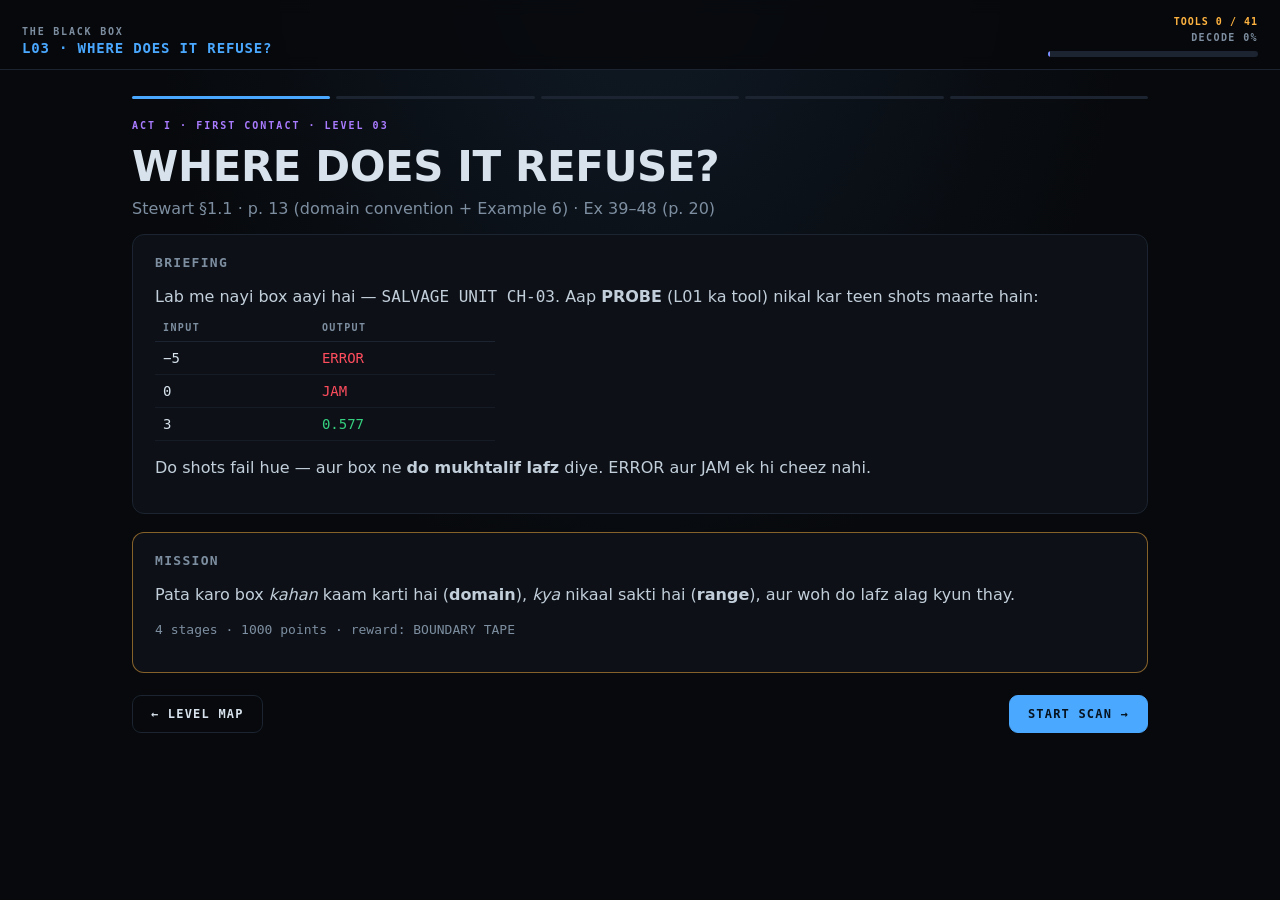
<file: ch01-black-box/L03_where_it_refuses/play.html>
<!DOCTYPE html>
<html lang="ur">
<head>
<meta charset="utf-8">
<meta name="viewport" content="width=device-width, initial-scale=1">
<title>L03 · WHERE DOES IT REFUSE? — The Black Box</title>
<link rel="stylesheet" href="../shared/game.css">
</head>
<body>

<div id="hud"></div>

<div class="wrap">
  <div class="steps" id="steps"></div>

  <!-- ══════════════════════════════════════ STAGE 0 — BRIEFING -->
  <section id="s0" class="stage active">
    <div class="eyebrow">Act I · First Contact · Level 03</div>
    <h1>WHERE DOES IT REFUSE?</h1>
    <p class="dim">Stewart §1.1 · p. 13 (domain convention + Example 6) · Ex 39–48 (p. 20)</p>

    <div class="card">
      <h3>Briefing</h3>
      <p>Lab me nayi box aayi hai — <span class="mono">SALVAGE UNIT CH-03</span>.
         Aap <strong>PROBE</strong> (L01 ka tool) nikal kar teen shots maarte hain:</p>
      <table class="log" style="max-width:340px">
        <thead><tr><th>INPUT</th><th>OUTPUT</th></tr></thead>
        <tbody>
          <tr><td class="mono">−5</td><td class="mono bad">ERROR</td></tr>
          <tr><td class="mono">0</td><td class="mono bad">JAM</td></tr>
          <tr><td class="mono">3</td><td class="mono ok">0.577</td></tr>
        </tbody>
      </table>
      <p style="margin-top:14px">Do shots fail hue — aur box ne <strong>do mukhtalif
         lafz</strong> diye. ERROR aur JAM ek hi cheez nahi.</p>
    </div>

    <div class="card card--warn">
      <h3>Mission</h3>
      <p>Pata karo box <em>kahan</em> kaam karti hai (<strong>domain</strong>),
         <em>kya</em> nikaal sakti hai (<strong>range</strong>), aur woh do lafz
         alag kyun thay.</p>
      <p class="dim mono" style="font-size:13px">4 stages · 1000 points · reward: BOUNDARY TAPE</p>
    </div>

    <div class="navrow">
      <a class="btn btn--ghost" href="../index.html">← LEVEL MAP</a>
      <button class="btn btn--primary" onclick="go(1)">START SCAN →</button>
    </div>
  </section>

  <!-- ══════════════════════════════════════ STAGE 1 — BOUNDARY SCAN -->
  <section id="s1" class="stage">
    <div class="eyebrow">Stage 1 / 4 · 250 pts</div>
    <h1>Boundary scan</h1>
    <p>Number line par kisi bhi point par click karo — probe fire hoga.
       Green = qubool, red = reject. Kam az kam <strong>8 probes</strong> maaro
       (accept aur reject dono), phir domain declare karo.</p>
    <div id="scan"></div>
  </section>

  <!-- ══════════════════════════════════════ STAGE 2 — DOMAIN DRILLS -->
  <section id="s2" class="stage">
    <div class="eyebrow">Stage 2 / 4 · 250 pts</div>
    <h1>Domain drills</h1>
    <p>Paanch sawaal — <strong>seedhe Stewart ke Ex 39–46</strong> (p. 20) se.
       Yaad rakho: sirf do cheezein mana hain.</p>
    <div class="card card--bad" style="max-width:640px">
      <h3>Banned operations</h3>
      <p class="mono" style="margin:0 0 6px;color:var(--bad)">1.  EVEN root (√, ⁴√ …) ke andar negative</p>
      <p class="mono" style="margin:0;color:var(--bad)">2.  denominator me zero</p>
    </div>
    <div id="q2"></div>
  </section>

  <!-- ══════════════════════════════════════ STAGE 3 — RANGE PAINTER -->
  <section id="s3" class="stage">
    <div class="eyebrow">Stage 3 / 4 · 250 pts</div>
    <h1>Range painter</h1>
    <p>Domain to inputs ka set hai. <strong>Range</strong> outputs ka set hai —
       aur usko dekhne ka sabse acha tareeqa yeh hai: input ko poori domain par
       ghumao, aur dekho output line par kya kya paint hota hai.</p>
    <div id="paint"></div>
  </section>

  <!-- ══════════════════════════════════════ STAGE 4 — REALITY CHECK -->
  <section id="s4" class="stage">
    <div class="eyebrow">Stage 4 / 4 · 250 pts</div>
    <h1>Reality check</h1>
    <p>Formula aksar haqeeqat se <strong>zyada</strong> allow karta hai.
       Aur AI me domain/range roz kaam aati hai.</p>
    <div id="q4"></div>
  </section>

  <!-- ══════════════════════════════════════ STAGE 5 — COMPLETE -->
  <section id="s5" class="stage">
    <div class="eyebrow">Level complete</div>
    <h1>Box ka rule tha: <span class="mono" style="color:var(--ok)">g(x) = 1/√x</span></h1>

    <div class="card card--ok">
      <h3>Dono failures ki wajah alag thi</h3>
      <table class="log" style="max-width:520px">
        <thead><tr><th>SHOT</th><th>KYA HUA</th><th>JURM</th></tr></thead>
        <tbody>
          <tr><td class="mono">g(−5)</td><td class="mono">1/√(−5)</td><td class="bad">√ me negative</td></tr>
          <tr><td class="mono">g(0)</td><td class="mono">1/0</td><td class="bad">zero se taqseem</td></tr>
        </tbody>
      </table>
      <p style="margin-top:14px">Domain = <span class="mono ok">(0, ∞)</span> ·
         Range = <span class="mono ok">(0, ∞)</span></p>
    </div>

    <div class="card card--ok">
      <h3>Aapne pakka kiya</h3>
      <ul class="obj">
        <li class="done"><strong>domain</strong> = tamam jaiz inputs · <strong>range</strong> = tamam mumkin outputs</li>
        <li class="done">Sirf do jurm: even root me negative, denominator me zero</li>
        <li class="done"><strong>Cube root</strong> har real number qubool karta hai — trap</li>
        <li class="done">Do shartein ho to <strong>overlap</strong> (AND), union nahi</li>
        <li class="done">Root <strong>denominator</strong> me ho to <span class="mono">&gt;</span> lagta hai, <span class="mono">≥</span> nahi</li>
        <li class="done"><span class="mono">[ ]</span> = shamil · <span class="mono">( )</span> = shamil nahi</li>
        <li class="done">Range <strong>endpoints se nahi banti</strong> — jab tak function monotonic na ho</li>
      </ul>
    </div>

    <div class="tool" style="margin-bottom:18px">
      <div class="tool__label">TOOL UNLOCKED</div>
      <div class="tool__name">BOUNDARY TAPE</div>
      <p class="dim" style="margin:0">Kisi bhi rule ki domain aur range nikalna.
         Yeh tool <strong>8 levels</strong> me lagta hai — L08, L16, L17, L24, L25,
         L31, L36, L40. Poori campaign ka sabse zyada use hone wala tool.</p>
    </div>

    <div class="card">
      <h3>Final score</h3>
      <p class="readout" id="final-score">0 / 1000</p>
      <p class="dim mono" style="font-size:13px" id="final-decode">DECODE 0%</p>
    </div>

    <div class="card card--raised">
      <h3>Ab yeh karein</h3>
      <p><strong>1.</strong> Colab me <code class="mono">L03Cinematic</code> —
         khaas taur par <code class="mono">L03RangeParadox</code> clip dekhein.</p>
      <p><strong>2.</strong> <a href="notes.md">notes.md</a> → Ex 39–48 ke poore
         solutions + domain nikalne ka 4-step recipe.</p>
      <p><strong>3.</strong> Phir <strong>L04 · THE SILHOUETTE</strong> — bohat
         probes ke baad box ka <em>shape</em> nazar aata hai. Graph.</p>
    </div>

    <div class="navrow">
      <button class="btn btn--ghost" onclick="location.reload()">↻ REPLAY</button>
      <a class="btn btn--primary" href="../index.html">LEVEL MAP →</a>
    </div>
  </section>
</div>

<script src="../shared/game.js"></script>
<script>
/* ════════════════════════════════════════════════════════════════
   L03 — WHERE DOES IT REFUSE?
   S1 number-line probe · S2 domain drills · S3 canvas range painter · S4 reality
   ════════════════════════════════════════════════════════════════ */
'use strict';

var LEVEL = 'L03';
var MAX_SCORE = 1000;
var score = 0;

BB.mountHud(document.getElementById('hud'), LEVEL);
BB.steps(document.getElementById('steps'), 5, 0);

function go(n) {
  BB.steps(document.getElementById('steps'), 5, Math.min(n, 4));
  BB.stage('s' + n);
  if (n === 5) { finish(); }
}

function award(pts, msg) {
  score += pts;
  BB.toast('+' + pts + ' pts · ' + msg);
}

/* ════════════════════════════════════════ STAGE 1 — BOUNDARY SCAN */

var SCAN = [
  {
    name: 'BOX-α',
    hint: 'Yehi briefing wali box hai.',
    accepts: function (x) { return x > 0; },
    out: function (x) { return (1 / Math.sqrt(x)).toFixed(3); },
    q: {
      prompt: 'BOX-α ki domain kya hai?',
      options: [
        { t: '(0, ∞)', ok: true },
        { t: '[0, ∞)' },
        { t: '(−∞, ∞)' }
      ],
      why: '0 par box JAM karti hai (1/0), is liye <b>0 shamil nahi</b> → round bracket. ' +
           'Aur negative par √ fail hoti hai. So domain <b>(0, ∞)</b>.'
    }
  },
  {
    name: 'BOX-β',
    hint: 'Is box me sirf ek √ hai, koi taqseem nahi.',
    accepts: function (x) { return x >= -2; },
    out: function (x) { return Math.sqrt(x + 2).toFixed(3); },
    q: {
      prompt: 'BOX-β ki domain kya hai? <span class="dim">(rule: √(x+2))</span>',
      options: [
        { t: '(−2, ∞)' },
        { t: '[−2, ∞)', ok: true },
        { t: '[2, ∞)' }
      ],
      why: '−2 par √0 = 0 milta hai — bilkul jaiz. Is liye <b>−2 shamil hai</b> → ' +
           'square bracket: <b>[−2, ∞)</b>. Yeh Stewart ka <b>Example 6(a)</b> hai (p. 13).'
    }
  },
  {
    name: 'BOX-γ',
    hint: 'Yeh box do jagah pe girti hai, ek nahi.',
    accepts: function (x) { return x !== 0 && x !== 1; },
    out: function (x) { return (1 / (x * x - x)).toFixed(3); },
    q: {
      prompt: 'BOX-γ ki domain kya hai? <span class="dim">(rule: 1/(x² − x))</span>',
      options: [
        { t: '(−∞, 0) ∪ (0, 1) ∪ (1, ∞)', ok: true },
        { t: '(−∞, 0) ∪ (1, ∞)' },
        { t: '(0, 1)' }
      ],
      why: 'x² − x = x(x − 1), to denominator 0 hota hai <b>x = 0</b> aur <b>x = 1</b> par. ' +
           'Baqi poori line theek hai — yani teen tukde. Yeh Stewart ka <b>Example 6(b)</b> hai. ' +
           'Dhyan: beech ka tukda (0, 1) bhi domain me shamil hai.'
    }
  }
];

var TICKS = (function () {
  var t = [];
  for (var v = -6; v <= 6 + 1e-9; v += 0.5) { t.push(Math.round(v * 10) / 10); }
  return t;
})();

function renderScan(i) {
  var b = SCAN[i];
  var fired = { ok: 0, no: 0 };

  document.getElementById('scan').innerHTML =
    '<div class="card">' +
      '<h3>Box ' + (i + 1) + ' / ' + SCAN.length + '</h3>' +
      '<h2 class="mono" style="color:var(--box)">' + b.name + '</h2>' +
      '<p class="dim">' + b.hint + '</p>' +
      '<div class="nline" id="nl"></div>' +
      '<div class="row">' +
        '<span class="probehint" id="ph">PROBES 0 &nbsp;·&nbsp; accepted 0 &nbsp;·&nbsp; rejected 0</span>' +
        '<div class="spacer"></div>' +
        '<span class="pill pill--empty" id="lastout">—</span>' +
      '</div>' +
      '<div id="scanq" style="margin-top:6px"></div>' +
    '</div>';

  var nl = document.getElementById('nl');
  TICKS.forEach(function (v) {
    var btn = document.createElement('button');
    btn.className = 'nl-tick';
    btn.textContent = (v % 1 === 0) ? String(v) : '';
    btn.title = String(v);
    btn.onclick = function () { probe(v, btn); };
    nl.appendChild(btn);
  });

  function probe(v, btn) {
    if (btn.disabled) { return; }
    btn.disabled = true;
    var good = b.accepts(v);
    btn.classList.add(good ? 'ok' : 'no');
    btn.textContent = good ? '✓' : '✕';
    var out = document.getElementById('lastout');
    out.textContent = good ? b.out(v) : (v === 0 || (b.name === 'BOX-γ' && v === 1) ? 'JAM' : 'ERROR');
    out.className = 'pill ' + (good ? 'pill--ok' : 'pill--bad');

    if (good) { fired.ok++; } else { fired.no++; }
    document.getElementById('ph').textContent =
      'PROBES ' + (fired.ok + fired.no) + ' · accepted ' + fired.ok + ' · rejected ' + fired.no;

    if (fired.ok + fired.no >= 8 && fired.ok > 0 && fired.no > 0) { unlock(); }
  }

  var unlocked = false;
  function unlock() {
    if (unlocked) { return; }
    unlocked = true;
    award(30, 'scan mukammal');
    document.getElementById('scanq').innerHTML = '<div id="scanq-' + i + '"></div>';
    BB.quiz({
      mount: 'scanq-' + i,
      questions: [b.q],
      pts: 50,
      doneLabel: (i === SCAN.length - 1) ? 'DOMAIN DRILLS →' : 'NEXT BOX →',
      onScore: function (p) { award(p, 'domain sahi'); },
      onDone: function () {
        if (i === SCAN.length - 1) { award(10, 'teeno boxes clear'); go(2); }
        else { renderScan(i + 1); }
      }
    });
  }
}

/* ════════════════════════════════════════ STAGE 2 — DOMAIN DRILLS (Ex 39-46) */

var Q2 = [
  {
    prompt: 'Domain nikalo.',
    given: 'f(t) = ∛(2t − 1)',
    options: [
      { t: 't ≥ 1/2', },
      { t: '(−∞, ∞) — saari real numbers', ok: true },
      { t: 't ≠ 1/2' }
    ],
    why: '<b>Trap.</b> Yeh <b>cube root</b> hai — odd root. ∛(−8) = −2, bilkul jaiz. ' +
         'Sirf <b>even</b> roots (√, ⁴√, ⁶√…) negative se darte hain. ' +
         'Domain = <b>(−∞, ∞)</b>. &nbsp;<span class="dim">[Ex 1.1.41]</span>'
  },
  {
    prompt: 'Domain nikalo.',
    given: 'g(t) = √(3 − t) − √(2 + t)',
    options: [
      { t: '[−2, 3]', ok: true },
      { t: '(−∞, 3] ∪ [−2, ∞)' },
      { t: '[3, ∞)' }
    ],
    why: 'Do √ = do shartein: <b>3 − t ≥ 0 → t ≤ 3</b> AUR <b>2 + t ≥ 0 → t ≥ −2</b>. ' +
         '"AUR" ka matlab <b>overlap</b> (intersection) hai, union nahi. ' +
         'Dono ek saath sach: <b>[−2, 3]</b>. &nbsp;<span class="dim">[Ex 1.1.42]</span>'
  },
  {
    prompt: 'Domain nikalo.',
    given: 'h(x) = 1 / ⁴√(x² − 5x)',
    options: [
      { t: '(−∞, 0] ∪ [5, ∞)' },
      { t: '(−∞, 0) ∪ (5, ∞)', ok: true },
      { t: '(0, 5)' }
    ],
    why: 'Do sharton ka jorr: ⁴√ ke liye <b>x² − 5x ≥ 0</b>, aur woh root ' +
         '<b>denominator</b> me hai to <b>≠ 0</b> bhi. Dono mila kar <b>x² − 5x &gt; 0</b>. ' +
         'x(x − 5) &gt; 0 → x &lt; 0 <em>ya</em> x &gt; 5. So <b>(−∞, 0) ∪ (5, ∞)</b> — ' +
         '0 aur 5 shamil <b>nahi</b>. &nbsp;<span class="dim">[Ex 1.1.43]</span>'
  },
  {
    prompt: 'Domain nikalo.',
    given: 'F(p) = √(2 − √p)',
    options: [
      { t: '[0, 4]', ok: true },
      { t: '[0, 2]' },
      { t: '(−∞, 4]' }
    ],
    why: 'Andar se bahar chalo. Andar wala <b>√p</b> chahta hai <b>p ≥ 0</b>. ' +
         'Bahar wala chahta hai <b>2 − √p ≥ 0 → √p ≤ 2 → p ≤ 4</b>. ' +
         'Dono: <b>[0, 4]</b>. (2 nahi — woh √p ki hadd thi, p ki nahi.) ' +
         '&nbsp;<span class="dim">[Ex 1.1.45]</span>'
  },
  {
    prompt: 'Domain nikalo.',
    given: 'f(x) = (x + 4) / (x² − 9)',
    options: [
      { t: 'x ≠ 3 sirf' },
      { t: 'x ≠ −4, 3, −3' },
      { t: '(−∞,−3) ∪ (−3, 3) ∪ (3, ∞)', ok: true }
    ],
    why: 'x² − 9 = (x−3)(x+3) → denominator 0 hota hai <b>x = 3</b> aur <b>x = −3</b> par. ' +
         'Numerator ka −4 se koi masla nahi — <b>numerator zero hona bilkul jaiz hai</b> ' +
         '(f(−4) = 0). Sirf <b>denominator</b> ka zero mana hai. ' +
         '&nbsp;<span class="dim">[Ex 1.1.39]</span>'
  }
];

/* ════════════════════════════════════════ STAGE 3 — RANGE PAINTER */

var RANGE = [
  {
    expr: 'f(x) = x²',
    dom: [-1, 3],
    f: function (x) { return x * x; },
    inAx: [-2, 4],
    outAx: [-1, 10],
    q: {
      prompt: 'Poora sweep karne ke baad — range kya hai?',
      given: 'f(x) = x²   ·   domain = [−1, 3]',
      options: [
        { t: '[1, 9]' },
        { t: '[0, 9]', ok: true },
        { t: '[−1, 3]' }
      ],
      why: '<b>Yeh level ka sabse bara sabaq hai.</b> f(−1) = 1 aur f(3) = 9, to log ' +
           '[1, 9] likh dete hain. Lekin <b>x = 0 bhi domain me hai</b> aur f(0) = 0 — ' +
           'aur 0 sabse chhota output hai. Aapne trail me dekha: pehle neeche 0 tak gaya, ' +
           'phir 9 tak chadha. Range = <b>[0, 9]</b>.'
    }
  },
  {
    expr: 'f(x) = √(4 − x²)',
    dom: [-2, 2],
    f: function (x) { return Math.sqrt(Math.max(0, 4 - x * x)); },
    inAx: [-3, 3],
    outAx: [-1, 3],
    q: {
      prompt: 'Range kya hai?',
      given: 'f(x) = √(4 − x²)   ·   domain = [−2, 2]',
      options: [
        { t: '[0, 2]', ok: true },
        { t: '[−2, 2]' },
        { t: '[0, 4]' }
      ],
      why: 'Yeh circle x² + y² = 4 ka <b>upper half</b> hai. Endpoints (±2) par output 0, ' +
           'aur sabse ooncha beech me x = 0 par: √4 = <b>2</b>. Range = <b>[0, 2]</b>. ' +
           '√ ka output kabhi negative nahi hota — is liye [−2, 2] mumkin hi nahi. ' +
           '&nbsp;<span class="dim">[Ex 1.1.47]</span>'
    }
  },
  {
    expr: 'f(x) = 2x − 1',
    dom: [-2, 3],
    f: function (x) { return 2 * x - 1; },
    inAx: [-3, 4],
    outAx: [-6, 6],
    q: {
      prompt: 'Range kya hai? Aur is baar endpoint trick kaam kar gaya — kyun?',
      given: 'f(x) = 2x − 1   ·   domain = [−2, 3]',
      options: [
        { t: '[−5, 5] — kyunki line kabhi palti nahi (monotonic)', ok: true },
        { t: '[−2, 3] — domain wahi range hai' },
        { t: '(−∞, ∞) — line to infinite hoti hai' }
      ],
      why: 'f(−2) = −5, f(3) = 5 → range <b>[−5, 5]</b>. Yahan endpoints kaam kar gaye ' +
           'kyunki line <b>hamesha barhti rehti hai</b> — beech me kahin palti nahi. ' +
           '<b>Qaida:</b> endpoint shortcut sirf <b>monotonic</b> functions par chalta hai. ' +
           'x² monotonic nahi tha [−1, 3] par (pehle gira, phir chadha) — isi liye Round 1 ' +
           'me trap tha. (Monotonic = increasing/decreasing, aur woh <b>L09</b> ka tool hai.)'
    }
  }
];

var CV_W = 680, CV_H = 190;

function renderRange(i) {
  var r = RANGE[i];
  var N = 240;                       // coverage buckets
  var covered = new Array(N).fill(false);
  var painted = {};                  // output pixel -> true
  var cur = r.dom[0];
  var prev = r.dom[0];
  var unlocked = false;

  document.getElementById('paint').innerHTML =
    '<div class="card">' +
      '<h3>Round ' + (i + 1) + ' / ' + RANGE.length + '</h3>' +
      '<h2 class="mono" style="color:var(--ok)">' + r.expr + '</h2>' +
      '<p class="dim mono" style="font-size:13px">domain = [' + r.dom[0] + ', ' + r.dom[1] + ']</p>' +
      '<canvas class="paintcv" id="cv" width="' + CV_W + '" height="' + CV_H + '"></canvas>' +
      '<input type="range" id="sl" min="' + r.dom[0] + '" max="' + r.dom[1] + '" step="0.01" value="' + r.dom[0] + '">' +
      '<div class="row" style="margin-top:12px">' +
        '<span class="sweep" id="sw">SWEEP 0%</span>' +
        '<div class="spacer"></div>' +
        '<span class="dim mono" style="font-size:12px">slider ko ek sire se doosre sire tak ghumao</span>' +
      '</div>' +
      '<div id="rangeq" style="margin-top:6px"></div>' +
    '</div>';

  var cv = document.getElementById('cv');
  var ctx = cv.getContext('2d');
  var sl = document.getElementById('sl');
  var L = 52, R = CV_W - 30, Y_IN = 52, Y_OUT = CV_H - 56;

  function inX(x) { return L + (x - r.inAx[0]) / (r.inAx[1] - r.inAx[0]) * (R - L); }
  function outX(y) { return L + (y - r.outAx[0]) / (r.outAx[1] - r.outAx[0]) * (R - L); }

  function axis(y, ax, label, col) {
    ctx.strokeStyle = '#7d8ea0';
    ctx.lineWidth = 1.5;
    ctx.beginPath();
    ctx.moveTo(L - 12, y); ctx.lineTo(R + 12, y); ctx.stroke();
    ctx.font = '10px monospace';
    ctx.fillStyle = '#7d8ea0';
    ctx.textAlign = 'center';
    for (var v = Math.ceil(ax[0]); v <= ax[1]; v++) {
      var px = L + (v - ax[0]) / (ax[1] - ax[0]) * (R - L);
      ctx.beginPath(); ctx.moveTo(px, y - 4); ctx.lineTo(px, y + 4); ctx.stroke();
      ctx.fillText(String(v), px, y + 17);
    }
    ctx.textAlign = 'left';
    ctx.fillStyle = col;
    ctx.font = 'bold 9px monospace';
    ctx.fillText(label, 6, y + 3);
  }

  function draw() {
    ctx.clearRect(0, 0, CV_W, CV_H);
    axis(Y_IN, r.inAx, 'INPUT', '#ffb340');
    axis(Y_OUT, r.outAx, 'OUTPUT', '#35d07f');

    // domain bar
    ctx.strokeStyle = '#ffb340';
    ctx.lineWidth = 6;
    ctx.beginPath();
    ctx.moveTo(inX(r.dom[0]), Y_IN - 13); ctx.lineTo(inX(r.dom[1]), Y_IN - 13);
    ctx.stroke();

    // painted range
    ctx.strokeStyle = '#35d07f';
    ctx.lineWidth = 7;
    Object.keys(painted).forEach(function (px) {
      var p = +px;
      ctx.beginPath();
      ctx.moveTo(p, Y_OUT - 13); ctx.lineTo(p + 1.4, Y_OUT - 13);
      ctx.stroke();
    });

    // connector
    var xi = inX(cur), yo = outX(r.f(cur));
    ctx.setLineDash([4, 4]);
    ctx.strokeStyle = '#3a4a5c';
    ctx.lineWidth = 1.5;
    ctx.beginPath(); ctx.moveTo(xi, Y_IN); ctx.lineTo(yo, Y_OUT); ctx.stroke();
    ctx.setLineDash([]);

    // markers
    ctx.fillStyle = '#ffb340';
    ctx.beginPath(); ctx.arc(xi, Y_IN, 5.5, 0, 6.2832); ctx.fill();
    ctx.fillStyle = '#35d07f';
    ctx.beginPath(); ctx.arc(yo, Y_OUT, 5.5, 0, 6.2832); ctx.fill();

    // live readout
    ctx.font = 'bold 11px monospace';
    ctx.fillStyle = '#d7e2ec';
    ctx.textAlign = 'center';
    ctx.fillText('x = ' + cur.toFixed(2), xi, Y_IN - 24);
    ctx.fillText('f(x) = ' + r.f(cur).toFixed(2), yo, Y_OUT + 32);
    ctx.textAlign = 'left';
  }

  function mark(x) {
    var b = Math.floor((x - r.dom[0]) / (r.dom[1] - r.dom[0]) * (N - 1));
    if (b >= 0 && b < N) { covered[b] = true; }
    var px = Math.round(outX(r.f(x)));
    painted[px] = true;
    painted[px - 1] = true;
  }

  sl.oninput = function () {
    cur = +sl.value;
    var steps = 30;
    for (var k = 0; k <= steps; k++) {
      mark(prev + (cur - prev) * k / steps);
    }
    prev = cur;
    draw();

    var pct = Math.round(covered.filter(Boolean).length / N * 100);
    var sw = document.getElementById('sw');
    sw.textContent = 'SWEEP ' + pct + '%';
    if (pct >= 92) {
      sw.classList.add('full');
      sw.textContent = 'SWEEP COMPLETE — range paint ho gayi';
      unlock();
    }
  };

  function unlock() {
    if (unlocked) { return; }
    unlocked = true;
    award(20, 'poora sweep');
    document.getElementById('rangeq').innerHTML = '<div id="rangeq-' + i + '"></div>';
    BB.quiz({
      mount: 'rangeq-' + i,
      questions: [r.q],
      pts: 60,
      doneLabel: (i === RANGE.length - 1) ? 'REALITY CHECK →' : 'NEXT ROUND →',
      onScore: function (p) { award(p, 'range sahi'); },
      onDone: function () {
        if (i === RANGE.length - 1) { award(10, 'teeno rounds clear'); go(4); }
        else { renderRange(i + 1); }
      }
    });
  }

  mark(r.dom[0]);
  draw();
}

/* ════════════════════════════════════════ STAGE 4 — REALITY CHECK */

var Q4 = [
  {
    prompt: 'L01 wale container ki cost. <strong>Applied</strong> domain kya hai?',
    given: 'C(w) = 20w² + 180/w      (w = base ki width, metres)',
    options: [
      { t: 'w ≠ 0 — formula ki shart kaafi hai' },
      { t: 'w > 0 — width manfi ya sifar nahi ho sakti', ok: true },
      { t: '(−∞, ∞)' }
    ],
    why: 'Formula sirf <b>w ≠ 0</b> maangta hai (denominator). Lekin haqeeqat me width ' +
         '<b>manfi</b> nahi ho sakti aur <b>sifar</b> bhi nahi (to box hi na bane). ' +
         'So applied domain = <b>w > 0</b>. <b>Qaida:</b> applied problem me hamesha ' +
         '<b>chhoti</b> domain jeetti hai. <span class="dim">[Stewart p. 12, Example 5]</span>'
  },
  {
    prompt: 'Ride app ka fare, aur company sirf 50 km tak service deti hai. Domain?',
    given: 'f(d) = 80 + 70d',
    options: [
      { t: '(−∞, ∞) — polynomial ki domain saari reals hai' },
      { t: '0 < d ≤ 50', ok: true },
      { t: 'd ≥ 0' }
    ],
    why: 'Math ke lihaz se polynomial har real number leta hai. Magar business rule ' +
         'domain ko kaat deta hai: distance manfi nahi, aur 50 km se zyada service nahi. ' +
         '<b>0 &lt; d ≤ 50</b>. Domain sirf formula se nahi — <b>context</b> se bhi banti hai.'
  },
  {
    prompt: '"Kamre me logon ki tadaad" ka function. Domain ki khaas baat?',
    options: [
      { t: 'domain sirf non-negative POORE numbers hai (discrete)', ok: true },
      { t: 'domain [0, ∞) hai' },
      { t: 'iski koi domain nahi hoti' }
    ],
    why: 'Ek kamre me 3.7 log nahi ho sakte. Domain = <b>{0, 1, 2, 3, …}</b> — ' +
         'yeh <b>discrete</b> domain hai, interval nahi. Calculus ko continuous domain ' +
         'chahiye hoti hai, is liye aise problems me hum aksar continuous <b>model</b> ' +
         'bana kar approximate karte hain (yeh <b>L11</b> ka mauzoo hai).'
  },
  {
    prompt: 'Sigmoid ka <strong>RANGE</strong> kya hai?',
    given: 'sigmoid(x) = 1 / (1 + e^(−x))',
    options: [
      { t: '[0, 1]' },
      { t: '(0, 1)', ok: true },
      { t: '(−∞, ∞)' }
    ],
    why: 'Output 0 aur 1 ke <b>bilkul barabar kabhi nahi hota</b> — sirf qareeb jaata hai ' +
         '(e^(−x) kabhi 0 nahi hota). Is liye <b>open</b> interval <b>(0, 1)</b>. ' +
         'Practical nateeja: sigmoid ka output kabhi exact 0 nahi, is liye <b>log(p)</b> ' +
         'safe hai — magar float precision me 0 ho sakta hai, tab log(0) = −∞ crash. ' +
         'Isi liye clipping/epsilon lagate hain. (Domain/range ka asli production issue.)'
  },
  {
    prompt: 'ReLU ka <strong>domain</strong> aur <strong>range</strong>?',
    given: 'ReLU(x) = max(0, x)',
    options: [
      { t: 'domain (−∞, ∞) · range [0, ∞)', ok: true },
      { t: 'domain [0, ∞) · range [0, ∞)' },
      { t: 'domain (−∞, ∞) · range (−∞, ∞)' }
    ],
    why: 'ReLU <b>har</b> real number qubool karta hai → domain <b>(−∞, ∞)</b>. ' +
         'Lekin nikaalta sirf 0 ya positive → range <b>[0, ∞)</b>, aur <b>0 shamil hai</b> ' +
         '(kyunki ReLU(−5) = 0 exactly). Yeh ek <b>piecewise</b> function hai — poora ' +
         'level <b>L08</b> me.'
  }
];

/* ════════════════════════════════════════ wiring */
document.addEventListener('DOMContentLoaded', function () {
  renderScan(0);
  renderRange(0);
  BB.quiz({
    mount: 'q2', questions: Q2, pts: 50, doneLabel: 'RANGE PAINTER →',
    onScore: function (p) { award(p, 'domain sahi'); },
    onDone: function () { go(3); }
  });
  BB.quiz({
    mount: 'q4', questions: Q4, pts: 50, doneLabel: 'FINISH LEVEL →',
    onScore: function (p) { award(p, 'sahi'); },
    onDone: function () { go(5); }
  });
});

/* ════════════════════════════════════════ FINISH */
function finish() {
  var pct = BB.complete(LEVEL, score, MAX_SCORE);
  BB.refreshHud(LEVEL);
  var doneAct1 = BB.LEVELS.filter(function (l) { return l.act === 1 && BB.isDone(l.id); }).length;
  document.getElementById('final-score').textContent = score + ' / ' + MAX_SCORE;
  document.getElementById('final-decode').textContent =
    'DECODE ' + Math.round(pct) + '%   ·   TOOLS ' + BB.tools().length + ' / ' + BB.LEVELS.length +
    '   ·   ACT I: ' + doneAct1 + ' / 10';
  BB.toast('BOUNDARY TAPE unlocked · DECODE ' + Math.round(pct) + '%', 3600);
}
</script>
</body>
</html>
</file>
<file: ch01-black-box/shared/game.css>
/* ============================================================
   THE BLACK BOX — shared mini-game styles
   Chapter 1 · Functions and Models · 41 levels
   Manim ke theme.py se colors bilkul same hain.
   ============================================================ */

:root {
  --bg: #07090c;
  --panel: #0d1117;
  --panel2: #121a24;
  --line: #1b2430;
  --text: #d7e2ec;
  --dim: #7d8ea0;
  --ok: #35d07f;
  --warn: #ffb340;
  --bad: #ff4d5e;
  --box: #4aa8ff;
  --accent: #a97bff;
  --mono: ui-monospace, "Cascadia Mono", "JetBrains Mono", Consolas, monospace;
  --sans: "Segoe UI", Inter, system-ui, sans-serif;
  --r: 12px;
}

* { box-sizing: border-box; }

html, body {
  margin: 0;
  background: radial-gradient(ellipse at 50% -10%, #101a26 0%, var(--bg) 55%);
  color: var(--text);
  font-family: var(--sans);
  min-height: 100%;
}

body { padding: 0 0 64px; }

a { color: var(--box); text-decoration: none; }
a:hover { text-decoration: underline; }

/* ---------------------------------------------------------- HUD */

.bb-hud {
  position: sticky;
  top: 0;
  z-index: 40;
  display: flex;
  align-items: flex-end;
  justify-content: space-between;
  gap: 16px;
  padding: 14px 22px 12px;
  background: rgba(7, 9, 12, 0.86);
  backdrop-filter: blur(8px);
  border-bottom: 1px solid var(--line);
}

.bb-hud__brand { font: 600 10px/1.4 var(--mono); letter-spacing: 0.18em; color: var(--dim); }
.bb-hud__level { font: 700 14px/1.3 var(--mono); letter-spacing: 0.06em; color: var(--box); }
.bb-hud__right { text-align: right; min-width: 210px; }
.bb-hud__decode { font: 600 10px/1.6 var(--mono); letter-spacing: 0.14em; color: var(--dim); }

.bb-bar {
  height: 6px;
  border-radius: 3px;
  background: var(--line);
  overflow: hidden;
  margin-top: 5px;
}
.bb-bar__fill {
  height: 100%;
  width: 0;
  border-radius: 3px;
  background: linear-gradient(90deg, var(--box), var(--accent));
  transition: width 0.7s cubic-bezier(0.22, 1, 0.36, 1);
}

.bb-hud__tools { font: 600 10px/1.6 var(--mono); letter-spacing: 0.1em; color: var(--warn); }

/* ---------------------------------------------------------- layout */

.wrap { max-width: 1060px; margin: 0 auto; padding: 26px 22px 0; }

.eyebrow {
  font: 700 10px/1.4 var(--mono);
  letter-spacing: 0.2em;
  color: var(--accent);
  text-transform: uppercase;
}

h1 { font: 700 clamp(26px, 4.4vw, 42px)/1.12 var(--sans); margin: 10px 0 6px; letter-spacing: -0.01em; }
h2 { font: 700 20px/1.25 var(--sans); margin: 0 0 10px; }
h3 { font: 700 13px/1.3 var(--mono); letter-spacing: 0.1em; color: var(--dim); margin: 0 0 12px; text-transform: uppercase; }
p { line-height: 1.62; color: #c2cfdb; margin: 0 0 12px; }
.dim { color: var(--dim); }
.mono { font-family: var(--mono); }

.card {
  background: var(--panel);
  border: 1px solid var(--line);
  border-radius: var(--r);
  padding: 20px 22px;
  margin: 0 0 18px;
}
.card--raised { background: var(--panel2); }
.card--ok { border-color: rgba(53, 208, 127, 0.5); }
.card--bad { border-color: rgba(255, 77, 94, 0.5); }
.card--warn { border-color: rgba(255, 179, 64, 0.5); }

.grid { display: grid; gap: 18px; }
.grid--2 { grid-template-columns: 1.15fr 1fr; }
@media (max-width: 820px) { .grid--2 { grid-template-columns: 1fr; } }

.row { display: flex; align-items: center; gap: 12px; flex-wrap: wrap; }
.spacer { flex: 1; }

/* ---------------------------------------------------------- the box */

.rig {
  display: grid;
  grid-template-columns: 1fr auto 1fr;
  align-items: center;
  gap: 14px;
  padding: 8px 0 4px;
}
.rig__side { text-align: center; }

.box {
  position: relative;
  width: 168px;
  height: 118px;
  border-radius: 16px;
  border: 2px solid var(--box);
  background: var(--panel2);
  display: grid;
  place-items: center;
  font: 700 17px/1.3 var(--mono);
  color: var(--box);
  text-align: center;
  padding: 8px;
  box-shadow: 0 0 0 0 rgba(74, 168, 255, 0.35);
  transition: border-color 0.3s, color 0.3s, box-shadow 0.3s;
}
.box::before, .box::after {
  content: "";
  position: absolute;
  top: 50%;
  width: 9px; height: 9px;
  border-radius: 50%;
  background: var(--line);
  transform: translateY(-50%);
}
.box::before { left: -5px; }
.box::after { right: -5px; }

.box--pulse { animation: boxPulse 0.42s ease-out; }
@keyframes boxPulse {
  0%   { box-shadow: 0 0 0 0 rgba(74, 168, 255, 0.5); transform: scale(1); }
  45%  { box-shadow: 0 0 0 16px rgba(74, 168, 255, 0); transform: scale(1.04); }
  100% { box-shadow: 0 0 0 0 rgba(74, 168, 255, 0); transform: scale(1); }
}
.box--good { border-color: var(--ok); color: var(--ok); }
.box--bad  { border-color: var(--bad); color: var(--bad); animation: boxShake 0.4s ease-in-out; }
@keyframes boxShake {
  0%, 100% { transform: translateX(0); }
  20% { transform: translateX(-6px); }
  40% { transform: translateX(6px); }
  60% { transform: translateX(-4px); }
  80% { transform: translateX(4px); }
}

.wire { font: 700 18px var(--mono); color: var(--dim); }

.pill {
  display: inline-flex;
  align-items: center;
  justify-content: center;
  min-width: 78px;
  padding: 9px 16px;
  border-radius: 22px;
  border: 2px solid var(--line);
  background: var(--panel);
  font: 700 18px var(--mono);
  color: var(--text);
}
.pill--in { border-color: #2b3a4c; }
.pill--ok { border-color: var(--ok); color: var(--ok); }
.pill--bad { border-color: var(--bad); color: var(--bad); }
.pill--warn { border-color: var(--warn); color: var(--warn); }
.pill--empty { color: var(--dim); border-style: dashed; }

.portlabel { font: 600 10px/1.6 var(--mono); letter-spacing: 0.12em; color: var(--dim); margin-top: 8px; }

/* ---------------------------------------------------------- controls */

.btn {
  appearance: none;
  border: 1px solid var(--line);
  background: var(--panel2);
  color: var(--text);
  font: 700 12px/1 var(--mono);
  letter-spacing: 0.1em;
  padding: 12px 18px;
  border-radius: 9px;
  cursor: pointer;
  transition: transform 0.12s, border-color 0.2s, background 0.2s, opacity 0.2s;
}
.btn:hover:not(:disabled) { border-color: var(--box); transform: translateY(-1px); }
.btn:active:not(:disabled) { transform: translateY(1px); }
.btn:disabled { opacity: 0.35; cursor: not-allowed; }
.btn--primary { background: var(--box); border-color: var(--box); color: #06131f; }
.btn--ok { background: var(--ok); border-color: var(--ok); color: #04150c; }
.btn--bad { background: var(--bad); border-color: var(--bad); color: #1d0509; }
.btn--ghost { background: transparent; }

input[type="range"] { width: 100%; accent-color: var(--box); }
select, input[type="number"] {
  background: var(--panel2);
  color: var(--text);
  border: 1px solid var(--line);
  border-radius: 8px;
  padding: 9px 11px;
  font: 600 14px var(--mono);
}

.readout { font: 700 24px var(--mono); color: var(--text); }
.readout small { font: 600 11px var(--mono); color: var(--dim); letter-spacing: 0.1em; }

/* ---------------------------------------------------------- log table */

table.log { width: 100%; border-collapse: collapse; font: 500 14px var(--mono); }
table.log th {
  text-align: left;
  font: 600 10px var(--mono);
  letter-spacing: 0.14em;
  color: var(--dim);
  padding: 0 8px 8px;
  border-bottom: 1px solid var(--line);
}
table.log td { padding: 8px; border-bottom: 1px solid rgba(27, 36, 48, 0.6); }
table.log tr.new td { animation: rowIn 0.35s ease-out; }
@keyframes rowIn { from { opacity: 0; transform: translateX(10px); } to { opacity: 1; transform: none; } }
td.ok { color: var(--ok); }
td.bad { color: var(--bad); }
td.dim { color: var(--dim); }
tr.hit td { background: rgba(255, 77, 94, 0.12); }

/* ---------------------------------------------------------- objectives */

.obj { list-style: none; margin: 0; padding: 0; }
.obj li {
  display: flex;
  gap: 10px;
  align-items: flex-start;
  font: 500 13px/1.5 var(--mono);
  color: var(--dim);
  padding: 6px 0;
}
.obj li::before {
  content: "○";
  color: var(--line);
  font-size: 14px;
  line-height: 1.4;
}
.obj li.done { color: var(--ok); }
.obj li.done::before { content: "●"; color: var(--ok); }

/* ---------------------------------------------------------- banners */

.banner {
  border-radius: var(--r);
  border: 1px solid var(--bad);
  background: #1a0c10;
  padding: 16px 18px;
  margin: 0 0 18px;
  animation: jitter 0.35s ease-in-out;
}
.banner__chip {
  display: inline-block;
  background: var(--bad);
  color: #12060a;
  font: 700 10px var(--mono);
  letter-spacing: 0.16em;
  padding: 4px 10px;
  border-radius: 20px;
  margin-bottom: 10px;
}
.banner--ok { border-color: var(--ok); background: #061a10; }
.banner--ok .banner__chip { background: var(--ok); color: #04150c; }
.banner--warn { border-color: var(--warn); background: #1b1206; }
.banner--warn .banner__chip { background: var(--warn); color: #1a1000; }
@keyframes jitter {
  0%, 100% { transform: translateX(0); }
  25% { transform: translateX(-4px); }
  75% { transform: translateX(4px); }
}

.verdict {
  font: 700 22px var(--mono);
  letter-spacing: 0.04em;
  padding: 14px 22px;
  border-radius: 30px;
  border: 2px solid;
  display: inline-block;
}
.verdict--ok { color: var(--ok); border-color: var(--ok); }
.verdict--bad { color: var(--bad); border-color: var(--bad); }

/* ---------------------------------------------------------- stages */

.stage { display: none; animation: stageIn 0.4s ease-out; }
.stage.active { display: block; }
@keyframes stageIn { from { opacity: 0; transform: translateY(12px); } to { opacity: 1; transform: none; } }

.steps { display: flex; gap: 6px; margin: 0 0 20px; }
.steps span {
  flex: 1;
  height: 3px;
  border-radius: 2px;
  background: var(--line);
}
.steps span.on { background: var(--box); }
.steps span.done { background: var(--ok); }

.score { font: 700 13px var(--mono); color: var(--warn); letter-spacing: 0.08em; }

/* ---------------------------------------------------------- tool card */

.tool {
  border: 1px solid var(--warn);
  background: var(--panel2);
  border-radius: var(--r);
  padding: 22px 24px;
  box-shadow: 0 0 40px -18px var(--warn);
}
.tool__label { font: 700 10px var(--mono); letter-spacing: 0.2em; color: var(--warn); }
.tool__name { font: 700 26px var(--mono); margin: 6px 0 8px; }

/* ---------------------------------------------------------- level map */

.acts { display: grid; gap: 26px; }
.act__head { display: flex; align-items: baseline; gap: 12px; margin-bottom: 12px; flex-wrap: wrap; }
.act__no { font: 700 12px var(--mono); letter-spacing: 0.18em; color: var(--box); }
.act__title { font: 700 18px var(--sans); }
.act__meta { font: 500 11px var(--mono); color: var(--dim); }

.levels { display: grid; grid-template-columns: repeat(auto-fill, minmax(208px, 1fr)); gap: 12px; }

.lvl {
  display: block;
  border: 1px solid var(--line);
  background: var(--panel);
  border-radius: 10px;
  padding: 13px 14px;
  color: var(--text);
  transition: transform 0.14s, border-color 0.2s;
}
.lvl:hover { text-decoration: none; }
.lvl--ready { border-color: rgba(74, 168, 255, 0.55); }
.lvl--ready:hover { transform: translateY(-2px); border-color: var(--box); }
.lvl--done { border-color: rgba(53, 208, 127, 0.5); }
.lvl--locked { opacity: 0.42; cursor: not-allowed; }
.lvl--boss { box-shadow: inset 0 0 0 1px rgba(169, 123, 255, 0.35); }

.lvl__id { font: 700 10px var(--mono); letter-spacing: 0.14em; color: var(--dim); }
.lvl__name { font: 700 13px/1.3 var(--sans); margin: 4px 0 7px; }
.lvl__tool { font: 500 10px/1.4 var(--mono); color: var(--warn); }
.lvl__state { font: 700 9px var(--mono); letter-spacing: 0.14em; float: right; }
.lvl--done .lvl__state { color: var(--ok); }
.lvl--ready .lvl__state { color: var(--box); }

/* ---------------------------------------------------------- toast */

.toast {
  position: fixed;
  left: 50%;
  bottom: 28px;
  transform: translate(-50%, 20px);
  background: var(--panel2);
  border: 1px solid var(--warn);
  color: var(--text);
  font: 600 13px var(--mono);
  padding: 12px 20px;
  border-radius: 30px;
  opacity: 0;
  pointer-events: none;
  transition: opacity 0.25s, transform 0.25s;
  z-index: 90;
}
.toast.show { opacity: 1; transform: translate(-50%, 0); }

/* ---------------------------------------------------------- label slots (L02, L06, L11) */

.slotrow { display: flex; gap: 14px; margin-top: 20px; }
.slotcol { flex: 1; text-align: center; }

.slot {
  min-height: 48px;
  border: 2px dashed var(--line);
  border-radius: 10px;
  display: grid;
  place-items: center;
  font: 700 11px var(--mono);
  letter-spacing: 0.1em;
  color: var(--dim);
  padding: 6px;
  transition: border-color 0.2s, color 0.2s, background 0.2s;
  cursor: pointer;
}
.slot.hot { border-color: var(--box); color: var(--box); }
.slot.filled {
  border-style: solid;
  border-color: var(--ok);
  color: var(--ok);
  background: rgba(53, 208, 127, 0.09);
  cursor: default;
}
.slot.wrong { border-color: var(--bad); color: var(--bad); animation: jitter 0.3s ease-in-out; }

.bank { display: flex; gap: 10px; flex-wrap: wrap; margin-top: 18px; }
.chip {
  border: 1px solid var(--warn);
  background: var(--panel2);
  color: var(--warn);
  font: 700 11px var(--mono);
  letter-spacing: 0.08em;
  padding: 10px 15px;
  border-radius: 20px;
  cursor: pointer;
  transition: transform 0.14s, background 0.2s, color 0.2s;
}
.chip:hover { transform: translateY(-2px); }
.chip.held { background: var(--warn); color: #1a1000; transform: translateY(-3px); }
.chip.used { display: none; }

/* ---------------------------------------------------------- question cards (MCQ / numeric) */

.qa { display: grid; gap: 10px; margin-top: 16px; }
.opt { text-align: left; font: 600 13px/1.4 var(--mono); letter-spacing: 0; padding: 13px 16px; }
.opt.right { border-color: var(--ok); color: var(--ok); background: rgba(53, 208, 127, 0.08); }
.opt.wrong { border-color: var(--bad); color: var(--bad); background: rgba(255, 77, 94, 0.08); }
.opt:disabled { opacity: 0.55; }

.qprompt { font: 700 17px/1.4 var(--sans); margin: 0 0 4px; }
.qgiven { font: 600 13px var(--mono); color: var(--ok); margin: 0 0 10px; }
.qnum { display: flex; gap: 10px; align-items: center; margin-top: 14px; }
.qnum input { width: 130px; font: 700 18px var(--mono); }

.why { font: 500 13px/1.6 var(--mono); color: #b8c6d4; }
.why b { color: var(--warn); }

/* ---------------------------------------------------------- number line probe (L03) */

.nline {
  display: flex;
  gap: 4px;
  margin: 18px 0 6px;
  overflow-x: auto;
  padding-bottom: 8px;
}
.nl-tick {
  flex: 1 0 auto;
  min-width: 40px;
  border: 1px solid var(--line);
  background: var(--panel2);
  color: var(--dim);
  font: 600 10px var(--mono);
  padding: 10px 2px;
  border-radius: 6px;
  cursor: pointer;
  transition: border-color 0.15s, color 0.15s, background 0.15s, transform 0.12s;
}
.nl-tick:hover:not(:disabled) { border-color: var(--box); transform: translateY(-2px); }
.nl-tick.ok { border-color: var(--ok); color: var(--ok); background: rgba(53, 208, 127, 0.13); }
.nl-tick.no { border-color: var(--bad); color: var(--bad); background: rgba(255, 77, 94, 0.13); }
.nl-tick:disabled { cursor: default; transform: none; }

.probehint { font: 600 11px var(--mono); letter-spacing: 0.08em; color: var(--dim); }

/* ---------------------------------------------------------- range painter (L03) */

.paintcv {
  display: block;
  width: 100%;
  max-width: 680px;
  height: auto;
  margin: 14px 0 4px;
  background: var(--panel2);
  border: 1px solid var(--line);
  border-radius: 10px;
}
.sweep { font: 700 12px var(--mono); letter-spacing: 0.1em; color: var(--warn); }
.sweep.full { color: var(--ok); }

/* ---------------------------------------------------------- footer nav */

.navrow { display: flex; gap: 12px; justify-content: space-between; align-items: center; margin-top: 22px; flex-wrap: wrap; }
</file>
